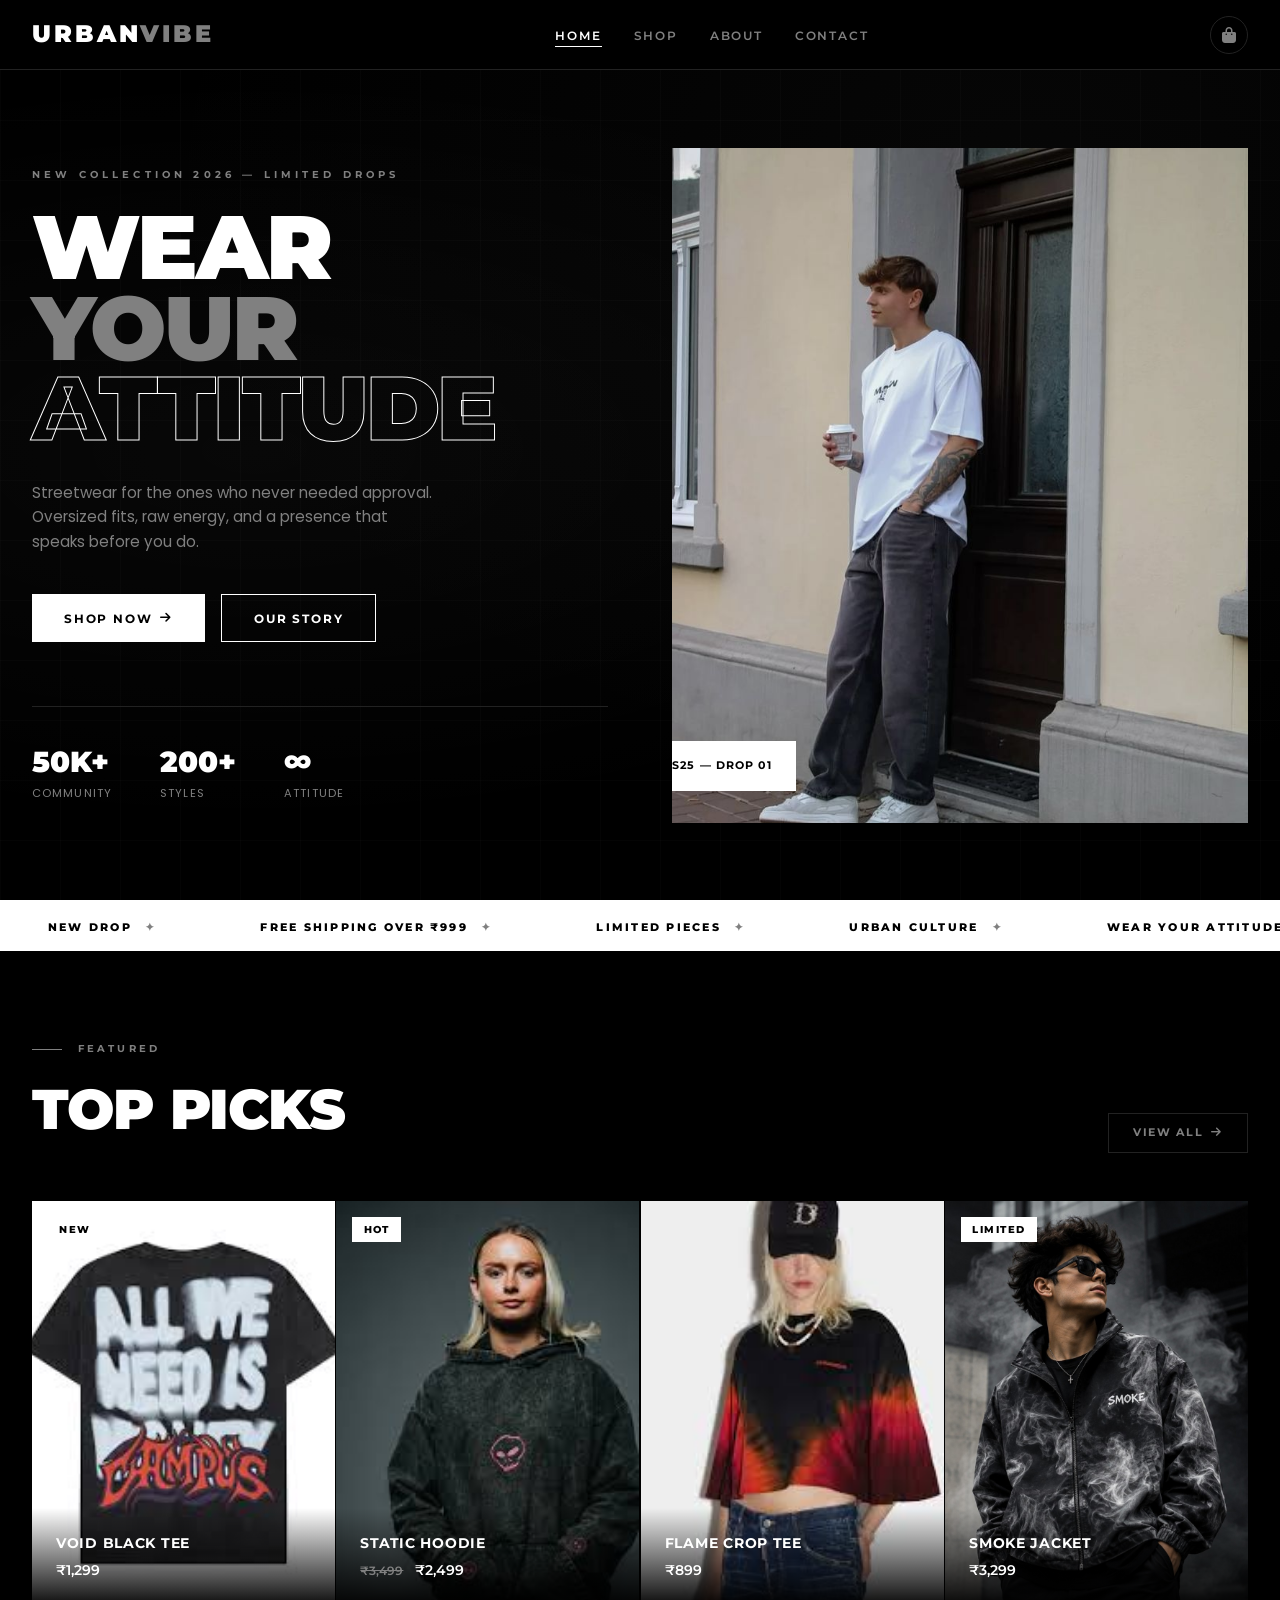
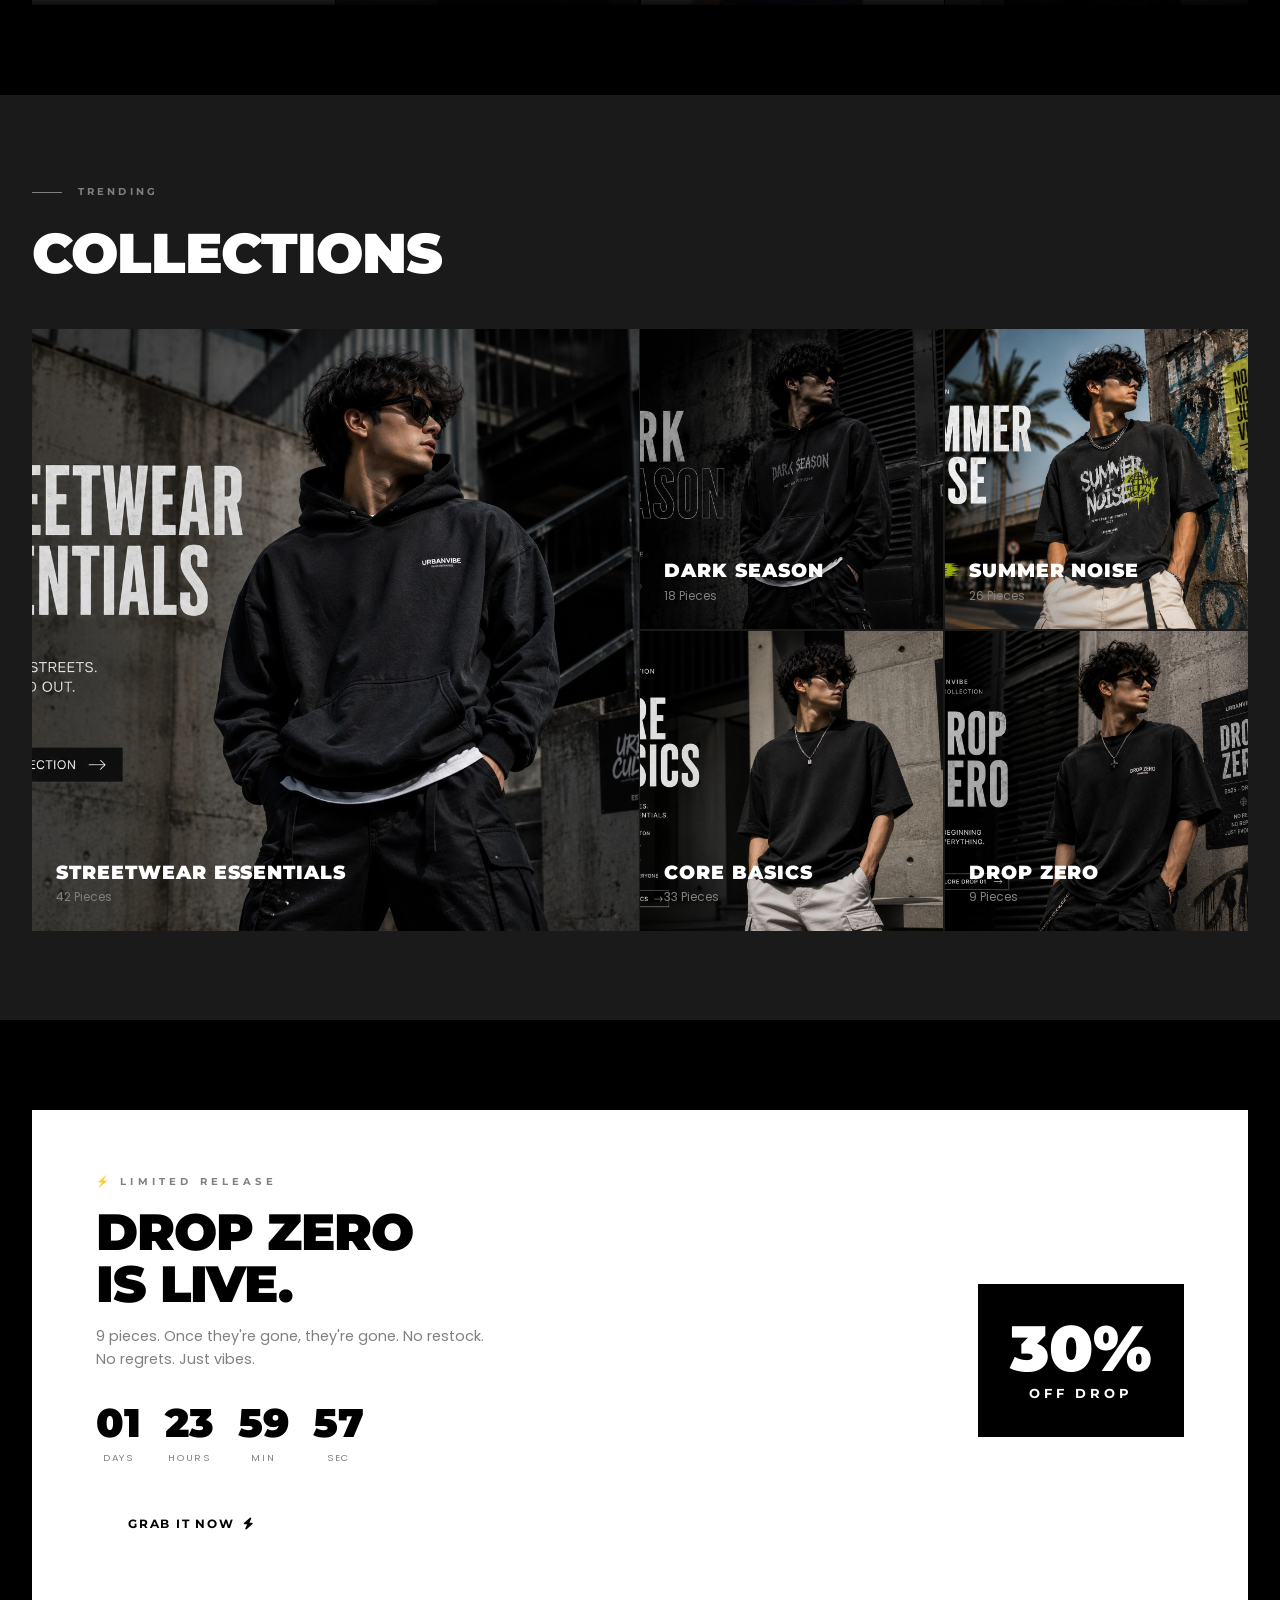
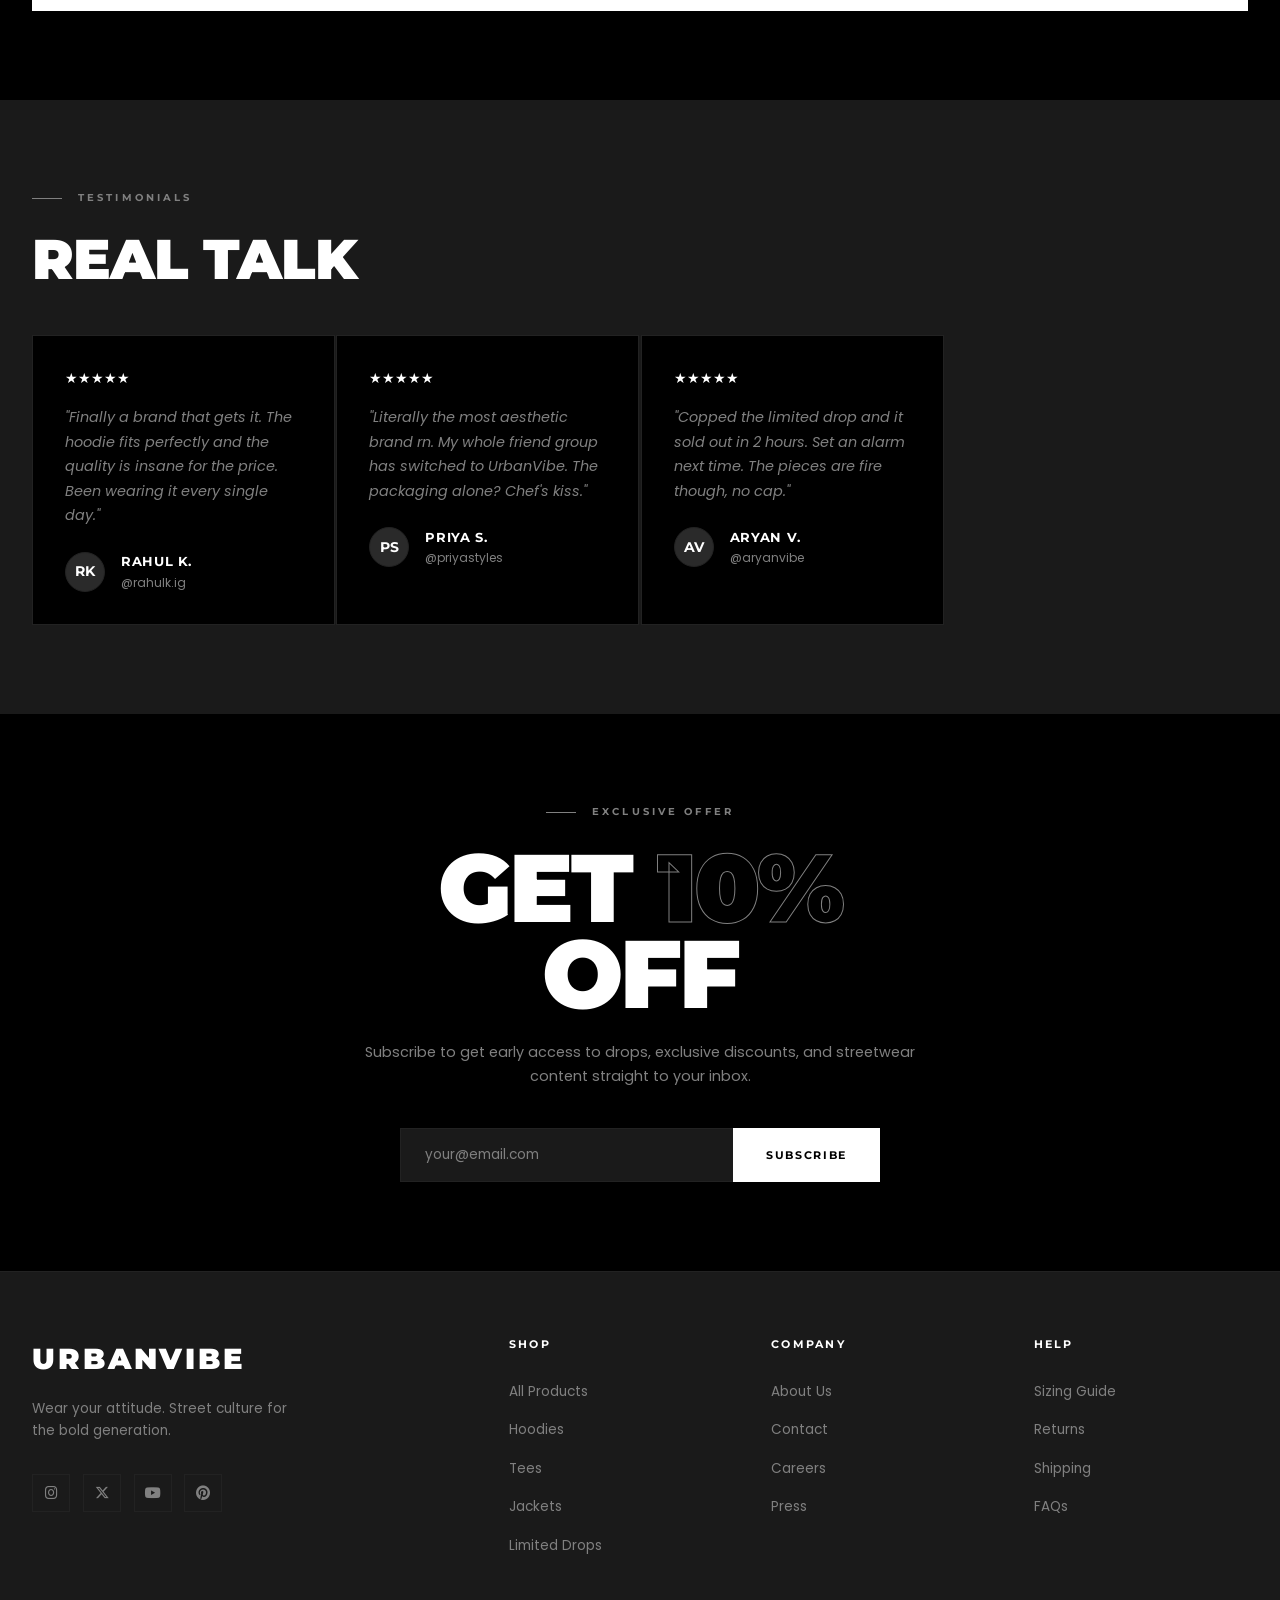
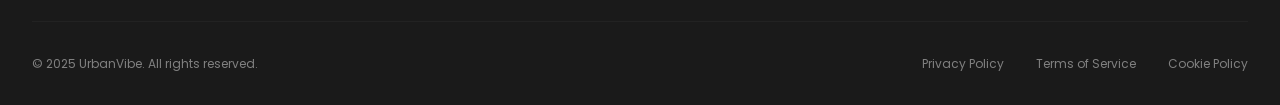
<file: urbanvibe/index.html>
<!DOCTYPE html>
<html lang="en">
<head>
  <meta name="google-site-verification" content="251duV6hJCGlpFXdQFcKEe-MqMDb0Ez8MfCVoisLwjo" />
  <meta charset="UTF-8" />
  <meta name="viewport" content="width=device-width, initial-scale=1.0" />
  <meta name="description" content="UrbanVibe – Bold streetwear for Gen Z. Shop the latest drops in hoodies, tees, and limited collections. Wear your attitude." />
  <meta name="keywords" content="streetwear, Gen Z fashion, Oversized fashion, korean fashion , affordable trendy outfit,Baggy cargo pants, college fashion, urban streetwear in India, clothing outlet in Delhi, affordable streetwear brands in India, best Gen Z fashion trends 2026, best streetwear outfits for college, streetwear essentials for men, streetwear fashion under 2000 college fashion, GenZ aesthetics, urban clothing, hoodies, tees, limited drops, UrbanVibe, Printed tshirts, " />
  <meta name="robots" content="index, follow" />
  <meta property="og:title" content="UrbanVibe | Trendy GenZ clothes and streetwear outfits" />
  <meta property="og:description" content="Discover oversized tees, hoodies, cargos, and aesthetic Gen Z streetwear styles at UrbanVibe." />
  <meta property="og:type" content="website" />
  <meta name="theme-color" content="#000000" />
  <title>UrbanVibe – Wear Your Attitude | Streetwear Brand</title>
  <link rel="shortcut icon" href="./logo.png" sizes="128x128" type="image/png">
  <link rel="canonical" href="https://seo-1-racr.onrender.com/" />
  <link rel="stylesheet" href="css/style.css" />
  <link rel="stylesheet" href="https://cdnjs.cloudflare.com/ajax/libs/font-awesome/6.5.0/css/all.min.css" />
  <style>
    /* ── Hero image ── */
    .hero-right {
      position: relative;
      height: 75vh;
      opacity: 0;
      animation: fadeIn 1s forwards 0.5s;
      overflow: hidden;
    }
    .hero-right img {
      width: 100%;
      height: 100%;
      object-fit: cover;
      object-position: top center;
      display: block;
      filter: grayscale(15%);
    }

    /* ── Product cards ── */
    .product-card {
      position: relative;
      overflow: hidden;
      background: var(--light-grey);
      aspect-ratio: 3/4;
      cursor: pointer;
    }
    .product-card img {
      width: 100%;
      height: 100%;
      object-fit: cover;
      object-position: top center;
      display: block;
      transition: transform 0.6s ease;
    }
    .product-card:hover img {
      transform: scale(1.05);
    }

    /* ── Collection cards ── */
    .collection-item {
      position: relative;
      overflow: hidden;
      cursor: pointer;
    }
    .collection-bg {
      width: 100%;
      height: 100%;
      transition: transform 0.6s ease;
    }
    .collection-bg img {
      width: 100%;
      height: 100%;
      object-fit: cover;
      object-position: center;
      display: block;
    }
    .collection-item:hover .collection-bg {
      transform: scale(1.05);
    }
    
 </style>

<!-- Google tag (gtag.js) -->
<script async src="https://www.googletagmanager.com/gtag/js?id=G-Z274BZ7RNH"></script>
<script>
  window.dataLayer = window.dataLayer || [];
  function gtag(){dataLayer.push(arguments);}
  gtag('js', new Date());

  gtag('config', 'G-Z274BZ7RNH');
</script>

</head>
<body>

<!-- NAVBAR -->
<nav class="navbar" role="navigation" aria-label="Main navigation">
  
  <a href="index.html" class="nav-logo" aria-label="UrbanVibe Home">Urban<span>Vibe</span></a>
  <ul class="nav-links" role="list">
    <li><a href="index.html" aria-current="page">Home</a></li>
    <li><a href="pages/shop.html">Shop</a></li>
    <li><a href="pages/about.html">About</a></li>
    <li><a href="pages/contact.html">Contact</a></li>
  </ul>
  <div class="nav-actions">
    <a href="pages/cart.html" class="nav-icon" aria-label="Shopping cart">
      <i class="fa-solid fa-bag-shopping"></i>
      <span class="cart-count" style="display:none">0</span>
    </a>
    <button class="hamburger" aria-label="Toggle menu" aria-expanded="false">
      <span></span><span></span><span></span>
    </button>
  </div>
</nav>

<!-- MOBILE MENU -->
<div class="mobile-menu" role="dialog" aria-label="Mobile navigation">
  <a href="index.html">Home</a>
  <a href="pages/shop.html">Shop</a>
  <a href="pages/about.html">About</a>
  <a href="pages/contact.html">Contact</a>
  <a href="pages/cart.html">Cart</a>
</div>

<!-- HERO -->
<main>
<section class="hero" aria-label="Hero section">
  <div class="hero-bg"></div>
  <div class="hero-grid-overlay"></div>
  <div class="hero-content">
    <div class="hero-left">
      <p class="hero-eyebrow">New Collection 2026 — Limited Drops</p>
      <h1 class="hero-title">
        Wear<br>
        <span class="line-grey">Your</span><br>
        <span class="line-outline">Attitude</span>
      </h1>
      <p class="hero-desc">Streetwear for the ones who never needed approval. Oversized fits, raw energy, and a presence that speaks before you do.</p>
      <div class="hero-actions">
        <a href="pages/shop.html" class="btn btn-primary">Shop Now <i class="fa-solid fa-arrow-right"></i></a>
        <a href="pages/about.html" class="btn btn-outline">Our Story</a>
      </div>
      <div class="hero-stats">
        <div>
          <div class="stat-num">50K+</div>
          <div class="stat-label">Community</div>
        </div>
        <div>
          <div class="stat-num">200+</div>
          <div class="stat-label">Styles</div>
        </div>
        <div>
          <div class="stat-num">∞</div>
          <div class="stat-label">Attitude</div>
        </div>
      </div>
    </div>

    <!-- HERO IMAGE -->
    <div class="hero-right">
      <img
        src="Heroimage.jpg"
        alt="Young man in black streetwear outfit — UrbanVibe SS25 hero look"
        loading="eager"
        fetchpriority="high"
      />
      <div class="hero-tag">SS25 — Drop 01</div>
    </div>
  </div>
</section>

<!-- TICKER -->
<div class="ticker" aria-hidden="true">
  <div class="ticker-inner">
    <span class="ticker-item">New Drop <span class="ticker-dot">✦</span></span>
    <span class="ticker-item">Free Shipping Over ₹999 <span class="ticker-dot">✦</span></span>
    <span class="ticker-item">Limited Pieces <span class="ticker-dot">✦</span></span>
    <span class="ticker-item">Urban Culture <span class="ticker-dot">✦</span></span>
    <span class="ticker-item">Wear Your Attitude <span class="ticker-dot">✦</span></span>
    <span class="ticker-item">SS25 Collection Live <span class="ticker-dot">✦</span></span>
    <span class="ticker-item">New Drop <span class="ticker-dot">✦</span></span>
    <span class="ticker-item">Free Shipping Over ₹999 <span class="ticker-dot">✦</span></span>
    <span class="ticker-item">Limited Pieces <span class="ticker-dot">✦</span></span>
    <span class="ticker-item">Urban Culture <span class="ticker-dot">✦</span></span>
    <span class="ticker-item">Wear Your Attitude <span class="ticker-dot">✦</span></span>
    <span class="ticker-item">SS25 Collection Live <span class="ticker-dot">✦</span></span>
  </div>
</div>

<!-- FEATURED PRODUCTS -->
<section class="featured" aria-labelledby="featured-heading">
  <div class="featured-header reveal">
    <div>
      <div class="section-label">Featured</div>
      <h2 class="section-title" id="featured-heading">Top Picks</h2>
    </div>
    <a href="pages/shop.html" class="btn btn-ghost">View All <i class="fa-solid fa-arrow-right"></i></a>
  </div>

  <div class="products-grid">

    <article class="product-card reveal" data-id="uv-001" data-price="1299" data-emoji="🖤">
      <img
        src="void.jpg"
        alt="Void Black Tee – UrbanVibe oversized black t-shirt"
        loading="lazy"
      />
      <div class="product-badge">New</div>
      <div class="product-info">
        <div class="product-name">Void Black Tee</div>
        <div class="product-price"><span class="sale">₹1,299</span></div>
      </div>
      <div class="product-overlay">
        <button class="product-add-btn" aria-label="Add Void Black Tee to cart">Add to Cart</button>
      </div>
    </article>

    <article class="product-card reveal reveal-delay-1" data-id="uv-002" data-price="2499" data-emoji="⚡">
      <img
        src="Statichoodie.jpg"
        alt="Static Hoodie – UrbanVibe premium streetwear hoodie"
        loading="lazy"
      />
      <div class="product-badge">Hot</div>
      <div class="product-info">
        <div class="product-name">Static Hoodie</div>
        <div class="product-price">
          <span class="original">₹3,499</span>
          <span class="sale">₹2,499</span>
        </div>
      </div>
      <div class="product-overlay">
        <button class="product-add-btn" aria-label="Add Static Hoodie to cart">Add to Cart</button>
      </div>
    </article>

    <article class="product-card reveal reveal-delay-2" data-id="uv-003" data-price="899" data-emoji="🔥">
      <img
        src="flametees.jpg"
        alt="Flame Crop Tee – UrbanVibe Gen Z crop top"
        loading="lazy"
      />
      <div class="product-info">
        <div class="product-name">Flame Crop Tee</div>
        <div class="product-price"><span class="sale">₹899</span></div>
      </div>
      <div class="product-overlay">
        <button class="product-add-btn" aria-label="Add Flame Crop Tee to cart">Add to Cart</button>
      </div>
    </article>

    <article class="product-card reveal reveal-delay-3" data-id="uv-004" data-price="3299" data-emoji="🌫️">
      <img
        src="smokejacket.jpg"
        alt="Smoke Jacket – UrbanVibe limited oversized jacket"
        loading="lazy"
      />
      <div class="product-badge">Limited</div>
      <div class="product-info">
        <div class="product-name">Smoke Jacket</div>
        <div class="product-price"><span class="sale">₹3,299</span></div>
      </div>
      <div class="product-overlay">
        <button class="product-add-btn" aria-label="Add Smoke Jacket to cart">Add to Cart</button>
      </div>
    </article>

  </div>
</section>

<!-- COLLECTIONS -->
<section class="collections" aria-labelledby="collections-heading">
  <div class="collections-inner">
    <div class="reveal">
      <div class="section-label">Trending</div>
      <h2 class="section-title" id="collections-heading">Collections</h2>
    </div>
    <div class="collections-grid">

      <article class="collection-item reveal" aria-label="Streetwear Essentials collection">
        <div class="collection-bg">
          <img
            src="essentials.jpg"
            alt="Streetwear Essentials collection"
            loading="lazy"
          />
        </div>
        <div class="collection-info">
          <div class="collection-name">Streetwear Essentials</div>
          <div class="collection-count">42 Pieces</div>
        </div>
      </article>

      <article class="collection-item reveal reveal-delay-1" aria-label="Dark Season collection">
        <div class="collection-bg">
          <img
            src="darkseaeson.jpg"
            alt="Dark Season collection"
            loading="lazy"
          />
        </div>
        <div class="collection-info">
          <div class="collection-name">Dark Season</div>
          <div class="collection-count">18 Pieces</div>
        </div>
      </article>

      <article class="collection-item reveal reveal-delay-2" aria-label="Summer Noise collection">
        <div class="collection-bg">
          <img
            src="summer basics.jpg"
            alt="Summer Noise collection"
            loading="lazy"
          />
        </div>
        <div class="collection-info">
          <div class="collection-name">Summer Noise</div>
          <div class="collection-count">26 Pieces</div>
        </div>
      </article>

      <article class="collection-item reveal reveal-delay-1" aria-label="Core Basics collection">
        <div class="collection-bg">
          <img
            src="corebasics.jpg"
            alt="Core Basics collection"
            loading="lazy"
          />
        </div>
        <div class="collection-info">
          <div class="collection-name">Core Basics</div>
          <div class="collection-count">33 Pieces</div>
        </div>
      </article>

      <article class="collection-item reveal reveal-delay-2" aria-label="Drop Zero collection">
        <div class="collection-bg">
          <img
            src="dropzero.jpg"
            alt="Drop Zero limited collection"
            loading="lazy"
          />
        </div>
        <div class="collection-info">
          <div class="collection-name">Drop Zero</div>
          <div class="collection-count">9 Pieces</div>
        </div>
      </article>

    </div>
  </div>
</section>

<!-- LIMITED DROPS BANNER -->
<section class="drops-banner" aria-labelledby="drops-heading">
  <div class="drops-inner reveal">
    <div>
      <div class="drops-label">⚡ Limited Release</div>
      <h2 class="drops-title" id="drops-heading">Drop Zero<br>Is Live.</h2>
      <p class="drops-desc">9 pieces. Once they're gone, they're gone. No restock. No regrets. Just vibes.</p>
      <div class="countdown" aria-label="Countdown timer">
        <div class="countdown-block">
          <span class="countdown-num" data-d>02</span>
          <span class="countdown-unit">Days</span>
        </div>
        <div class="countdown-block">
          <span class="countdown-num" data-h>14</span>
          <span class="countdown-unit">Hours</span>
        </div>
        <div class="countdown-block">
          <span class="countdown-num" data-m>32</span>
          <span class="countdown-unit">Min</span>
        </div>
        <div class="countdown-block">
          <span class="countdown-num" data-s>09</span>
          <span class="countdown-unit">Sec</span>
        </div>
      </div>
      <a href="pages/shop.html" class="btn btn-primary" style="margin-top:2rem">Grab It Now <i class="fa-solid fa-bolt"></i></a>
    </div>
    <div class="drops-badge" aria-label="30% off sale">
      <span class="drops-percent">30%</span>
      <span class="drops-off">Off Drop</span>
    </div>
  </div>
</section>

<!-- REVIEWS -->
<section class="reviews" aria-labelledby="reviews-heading">
  <div class="reviews-inner">
    <div class="reveal">
      <div class="section-label">Testimonials</div>
      <h2 class="section-title" id="reviews-heading">Real Talk</h2>
    </div>
    <div class="reviews-grid">

      <article class="review-card reveal">
        <div class="stars" aria-label="5 out of 5 stars">★★★★★</div>
        <p class="review-text">"Finally a brand that gets it. The hoodie fits perfectly and the quality is insane for the price. Been wearing it every single day."</p>
        <div class="reviewer">
          <div class="reviewer-avatar">RK</div>
          <div>
            <div class="reviewer-name">Rahul K.</div>
            <div class="reviewer-handle">@rahulk.ig</div>
          </div>
        </div>
      </article>

      <article class="review-card reveal reveal-delay-1">
        <div class="stars" aria-label="5 out of 5 stars">★★★★★</div>
        <p class="review-text">"Literally the most aesthetic brand rn. My whole friend group has switched to UrbanVibe. The packaging alone? Chef's kiss."</p>
        <div class="reviewer">
          <div class="reviewer-avatar">PS</div>
          <div>
            <div class="reviewer-name">Priya S.</div>
            <div class="reviewer-handle">@priyastyles</div>
          </div>
        </div>
      </article>

      <article class="review-card reveal reveal-delay-2">
        <div class="stars" aria-label="5 out of 5 stars">★★★★★</div>
        <p class="review-text">"Copped the limited drop and it sold out in 2 hours. Set an alarm next time. The pieces are fire though, no cap."</p>
        <div class="reviewer">
          <div class="reviewer-avatar">AV</div>
          <div>
            <div class="reviewer-name">Aryan V.</div>
            <div class="reviewer-handle">@aryanvibe</div>
          </div>
        </div>
      </article>

    </div>
  </div>
</section>

<!-- EMAIL SIGNUP -->
<section class="email-signup" aria-labelledby="signup-heading">
  <div class="signup-inner reveal">
    <div class="section-label" style="justify-content:center">Exclusive Offer</div>
    <h2 class="signup-offer" id="signup-heading">Get <span class="off">10%</span> Off</h2>
    <p class="signup-desc">Subscribe to get early access to drops, exclusive discounts, and streetwear content straight to your inbox.</p>
    <form class="signup-form" novalidate aria-label="Email subscription form">
      <input type="email" class="signup-input" placeholder="your@email.com" aria-label="Email address" required />
      <button type="submit" class="signup-btn">Subscribe</button>
    </form>
  </div>
</section>
</main>

<!-- FOOTER -->
<footer role="contentinfo">
  <div class="footer-inner">
    <div class="footer-top">
      <div>
        <div class="footer-brand-name">UrbanVibe</div>
        <p class="footer-tagline">Wear your attitude. Street culture for the bold generation.</p>
        <div class="social-links" aria-label="Social media links">
          <a href="#" class="social-link" aria-label="Instagram"><i class="fa-brands fa-instagram"></i></a>
          <a href="#" class="social-link" aria-label="Twitter/X"><i class="fa-brands fa-x-twitter"></i></a>
          <a href="#" class="social-link" aria-label="YouTube"><i class="fa-brands fa-youtube"></i></a>
          <a href="#" class="social-link" aria-label="Pinterest"><i class="fa-brands fa-pinterest"></i></a>
        </div>
      </div>
      <div>
        <div class="footer-heading">Shop</div>
        <ul class="footer-links">
          <li><a href="pages/shop.html">All Products</a></li>
          <li><a href="pages/shop.html">Hoodies</a></li>
          <li><a href="pages/shop.html">Tees</a></li>
          <li><a href="pages/shop.html">Jackets</a></li>
          <li><a href="pages/shop.html">Limited Drops</a></li>
        </ul>
      </div>
      <div>
        <div class="footer-heading">Company</div>
        <ul class="footer-links">
          <li><a href="pages/about.html">About Us</a></li>
          <li><a href="pages/contact.html">Contact</a></li>
          <li><a href="#">Careers</a></li>
          <li><a href="#">Press</a></li>
        </ul>
      </div>
      <div>
        <div class="footer-heading">Help</div>
        <ul class="footer-links">
          <li><a href="#">Sizing Guide</a></li>
          <li><a href="#">Returns</a></li>
          <li><a href="#">Shipping</a></li>
          <li><a href="#">FAQs</a></li>
        </ul>
      </div>
    </div>
    <div class="footer-bottom">
      <span class="footer-copy">© 2025 UrbanVibe. All rights reserved.</span>
      <nav class="footer-legal" aria-label="Legal links">
        <a href="#">Privacy Policy</a>
        <a href="#">Terms of Service</a>
        <a href="#">Cookie Policy</a>
      </nav>
    </div>
  </div>
</footer>

<script src="js/main.js"></script>

</body>
</html>
</file>
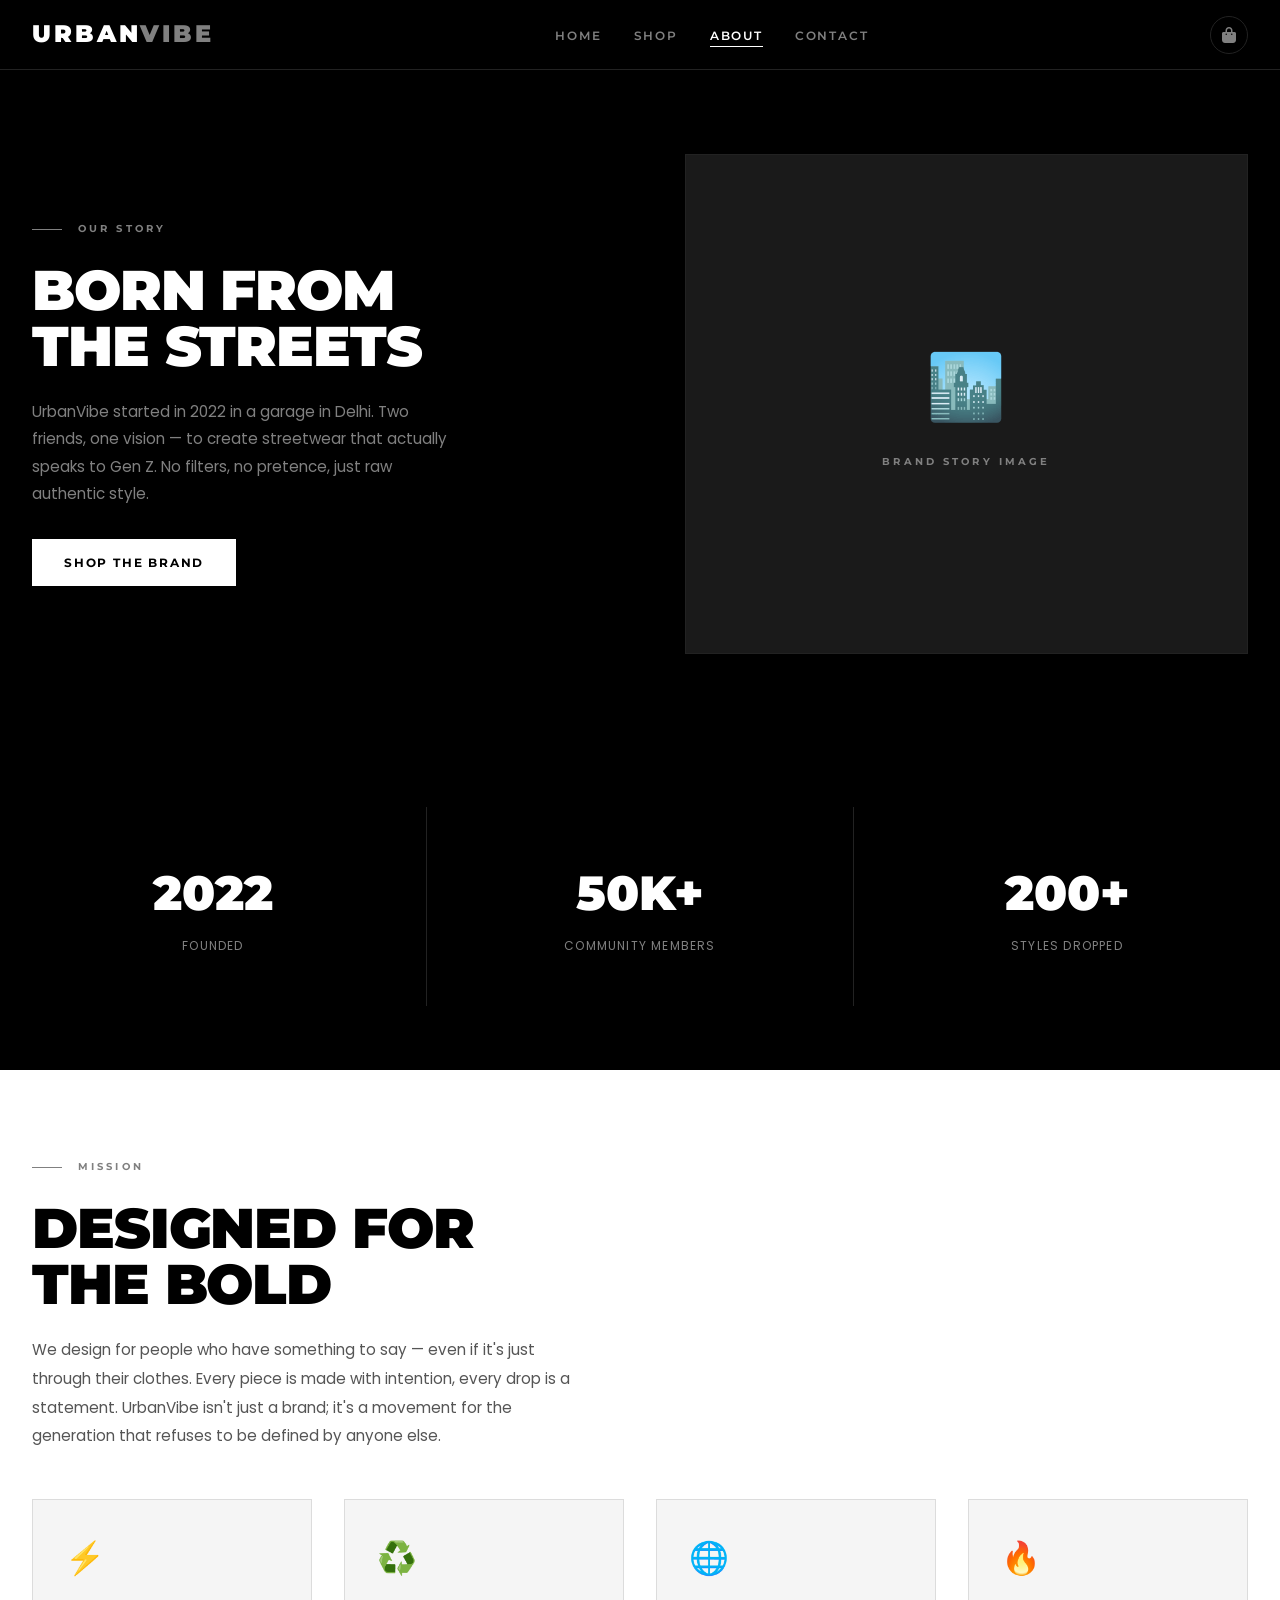
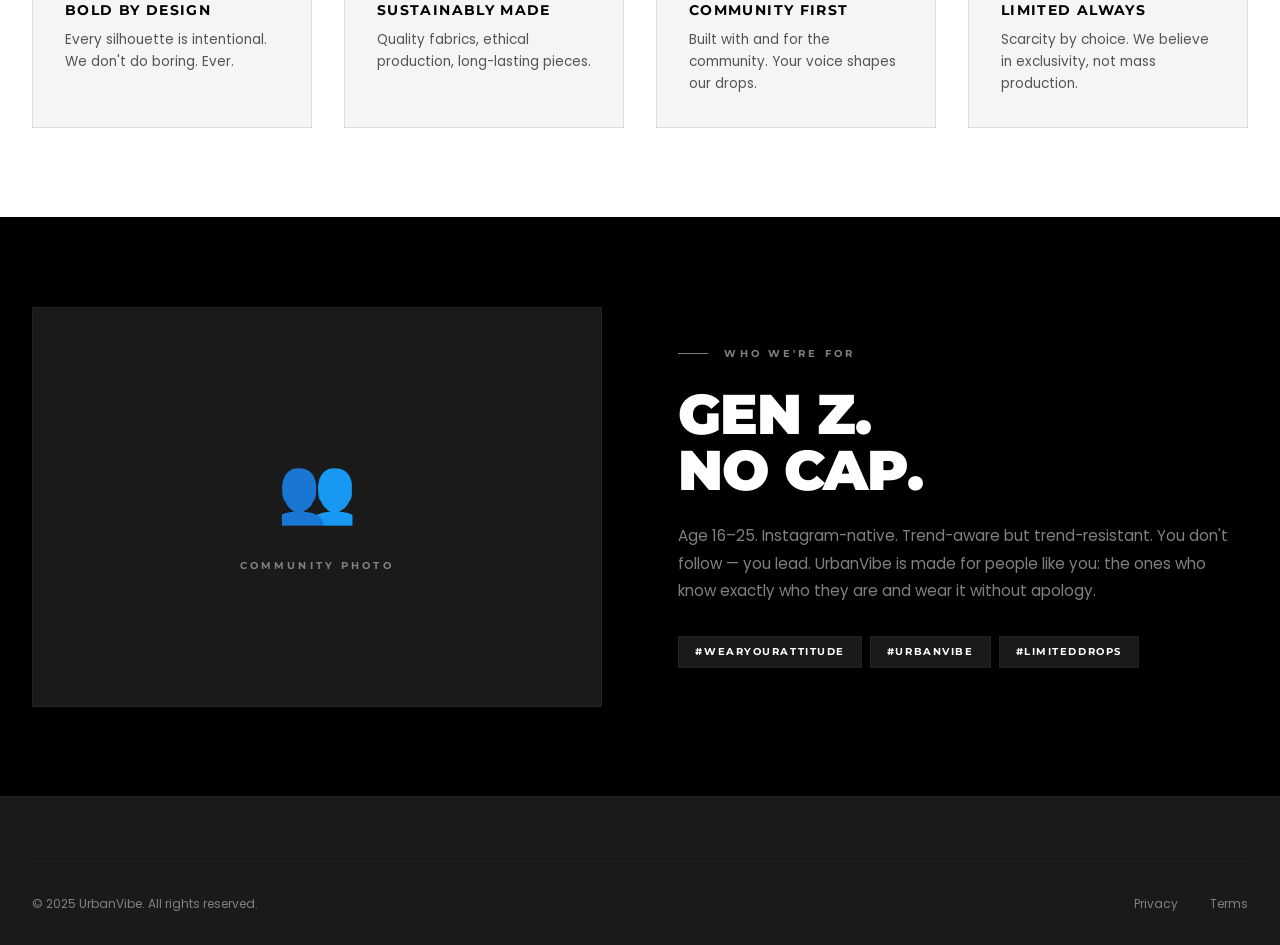
<file: urbanvibe/pages/about.html>
<!DOCTYPE html>
<html lang="en">
<head>
  <meta charset="UTF-8" />
  <meta name="viewport" content="width=device-width, initial-scale=1.0" />
  <meta name="description" content="About UrbanVibe – A Gen Z streetwear brand born from the streets of India. Our story, mission, and values." />
  <meta name="keywords" content="about UrbanVibe, Gen Z brand India, streetwear brand story, urban fashion mission" />
  <meta name="robots" content="index, follow" />
  <meta property="og:title" content="About Us – UrbanVibe" />
  <title>About Us – UrbanVibe | Our Story & Mission</title>
  <link rel="shortcut icon" href="../logo.png" type="image/png">
  <link rel="canonical" href="https://seo-1-racr.onrender.com/pages/about.html" />
  <link rel="stylesheet" href="../css/style.css" />
  <link rel="stylesheet" href="https://cdnjs.cloudflare.com/ajax/libs/font-awesome/6.5.0/css/all.min.css" />

  <style>
    /* ── Gen Z two-column section ── */
    .genz-grid {
      display: grid;
      grid-template-columns: 1fr 1fr;
      gap: clamp(2rem, 6vw, 6rem);
      align-items: center;
    }

    .genz-section {
      padding: clamp(3rem, 7vw, 6rem) clamp(1rem, 4vw, 2rem);
      max-width: 1400px;
      margin: 0 auto;
    }

    /* ── Image placeholder blocks ── */
    .img-placeholder {
      background: var(--light-grey);
      border: 1px solid var(--border);
      display: flex;
      align-items: center;
      justify-content: center;
      flex-direction: column;
      gap: 1rem;
    }

    .img-placeholder-icon {
      font-size: 4rem;
    }

    .img-placeholder-label {
      font-family: 'Montserrat', sans-serif;
      font-weight: 700;
      font-size: 0.65rem;
      letter-spacing: 0.3em;
      color: var(--grey);
      text-transform: uppercase;
    }

    /* ── Hashtag tags ── */
    .tag-list {
      display: flex;
      flex-wrap: wrap;
      gap: 0.5rem;
      margin-top: 2rem;
    }

    .tag {
      background: var(--light-grey);
      border: 1px solid var(--border);
      padding: 0.4rem 1rem;
      font-family: 'Montserrat', sans-serif;
      font-weight: 700;
      font-size: 0.65rem;
      letter-spacing: 0.15em;
      text-transform: uppercase;
      color: var(--white);
    }

    /* ── About hero description ── */
    .about-hero-desc {
      color: var(--grey);
      font-size: 0.95rem;
      margin-top: 1.5rem;
      max-width: 420px;
      line-height: 1.8;
    }

    /* ── Responsive ── */
    @media (max-width: 768px) {
      .genz-grid {
        grid-template-columns: 1fr;
      }

      /* Image goes below text on mobile */
      .genz-img-col {
        order: 1;
      }

      .genz-text-col {
        order: 0;
      }

      /* Shorter placeholder images on mobile */
      .genz-img-placeholder {
        height: 260px !important;
      }

      .about-hero-img-placeholder {
        height: 300px !important;
      }
    }

    @media (max-width: 480px) {
      .tag-list {
        gap: 0.4rem;
      }

      .tag {
        font-size: 0.6rem;
        padding: 0.35rem 0.75rem;
      }
    }
  </style>
</head>
<body>

<nav class="navbar" role="navigation" aria-label="Main navigation">
  <a href="../index.html" class="nav-logo">Urban<span>Vibe</span></a>
  <ul class="nav-links">
    <li><a href="../index.html">Home</a></li>
    <li><a href="shop.html">Shop</a></li>
    <li><a href="about.html" class="active">About</a></li>
    <li><a href="contact.html">Contact</a></li>
  </ul>
  <div class="nav-actions">
    <a href="cart.html" class="nav-icon" aria-label="Cart">
      <i class="fa-solid fa-bag-shopping"></i>
      <span class="cart-count" style="display:none">0</span>
    </a>
    <button class="hamburger" aria-label="Toggle menu"><span></span><span></span><span></span></button>
  </div>
</nav>

<div class="mobile-menu">
  <a href="../index.html">Home</a>
  <a href="shop.html">Shop</a>
  <a href="about.html">About</a>
  <a href="contact.html">Contact</a>
  <a href="cart.html">Cart</a>
</div>

<main>

  <!-- ABOUT HERO -->
  <!-- about-hero class already has grid-template-columns:1fr 1fr + responsive collapse in style.css -->
  <section class="about-hero" aria-labelledby="about-title">
    <div class="reveal">
      <div class="section-label">Our Story</div>
      <h1 class="section-title" id="about-title">Born From<br>The Streets</h1>
      <p class="about-hero-desc">
        UrbanVibe started in 2022 in a garage in Delhi. Two friends, one vision — to create streetwear
        that actually speaks to Gen Z. No filters, no pretence, just raw authentic style.
      </p>
      <a href="shop.html" class="btn btn-primary" style="margin-top:2rem">Shop the Brand</a>
    </div>
    <div class="reveal">
      <div class="img-placeholder about-hero-img-placeholder" style="height:500px;">
        <div class="img-placeholder-icon">🏙️</div>
        <div class="img-placeholder-label">Brand Story Image</div>
      </div>
    </div>
  </section>

  <!-- STATS -->
  <div class="about-stats-row" role="region" aria-label="Brand statistics">
    <div class="about-stat reveal">
      <span class="about-stat-num">2022</span>
      <span class="about-stat-label">Founded</span>
    </div>
    <div class="about-stat reveal reveal-delay-1">
      <span class="about-stat-num">50K+</span>
      <span class="about-stat-label">Community Members</span>
    </div>
    <div class="about-stat reveal reveal-delay-2">
      <span class="about-stat-num">200+</span>
      <span class="about-stat-label">Styles Dropped</span>
    </div>
  </div>

  <!-- MISSION -->
  <section class="about-mission" aria-labelledby="mission-title">
    <div class="about-mission-inner">
      <div class="reveal">
        <div class="section-label" style="color:var(--grey);">Mission</div>
        <h2 class="section-title" id="mission-title" style="color:var(--black);">Designed For<br>The Bold</h2>
        <p style="color:#555;max-width:550px;margin-top:1.5rem;font-size:0.95rem;line-height:1.9;">
          We design for people who have something to say — even if it's just through their clothes.
          Every piece is made with intention, every drop is a statement. UrbanVibe isn't just a brand;
          it's a movement for the generation that refuses to be defined by anyone else.
        </p>
      </div>
      <div class="about-values">
        <div class="value-card reveal">
          <div class="value-icon">⚡</div>
          <div class="value-title">Bold by Design</div>
          <p class="value-desc">Every silhouette is intentional. We don't do boring. Ever.</p>
        </div>
        <div class="value-card reveal reveal-delay-1">
          <div class="value-icon">♻️</div>
          <div class="value-title">Sustainably Made</div>
          <p class="value-desc">Quality fabrics, ethical production, long-lasting pieces.</p>
        </div>
        <div class="value-card reveal reveal-delay-2">
          <div class="value-icon">🌐</div>
          <div class="value-title">Community First</div>
          <p class="value-desc">Built with and for the community. Your voice shapes our drops.</p>
        </div>
        <div class="value-card reveal reveal-delay-3">
          <div class="value-icon">🔥</div>
          <div class="value-title">Limited Always</div>
          <p class="value-desc">Scarcity by choice. We believe in exclusivity, not mass production.</p>
        </div>
      </div>
    </div>
  </section>

  <!-- GEN Z SECTION -->
  <!-- ✅ Inline style="display:grid;grid-template-columns:1fr 1fr" replaced with .genz-grid class -->
  <section class="genz-section" aria-labelledby="genz-title">
    <div class="genz-grid">

      <div class="reveal genz-img-col">
        <div class="img-placeholder genz-img-placeholder" style="height:400px;">
          <div class="img-placeholder-icon">👥</div>
          <div class="img-placeholder-label">Community Photo</div>
        </div>
      </div>

      <div class="reveal genz-text-col">
        <div class="section-label">Who We're For</div>
        <h2 class="section-title" id="genz-title">Gen Z.<br>No Cap.</h2>
        <p class="about-hero-desc" style="max-width:100%;">
          Age 16–25. Instagram-native. Trend-aware but trend-resistant. You don't follow — you lead.
          UrbanVibe is made for people like you: the ones who know exactly who they are and wear it
          without apology.
        </p>
        <div class="tag-list">
          <span class="tag">#WearYourAttitude</span>
          <span class="tag">#UrbanVibe</span>
          <span class="tag">#LimitedDrops</span>
        </div>
      </div>

    </div>
  </section>

</main>

<footer role="contentinfo">
  <div class="footer-inner">
    <div class="footer-bottom">
      <span class="footer-copy">© 2025 UrbanVibe. All rights reserved.</span>
      <nav class="footer-legal"><a href="#">Privacy</a><a href="#">Terms</a></nav>
    </div>
  </div>
</footer>

<script src="../js/main.js"></script>
</body>
</html>
</file>
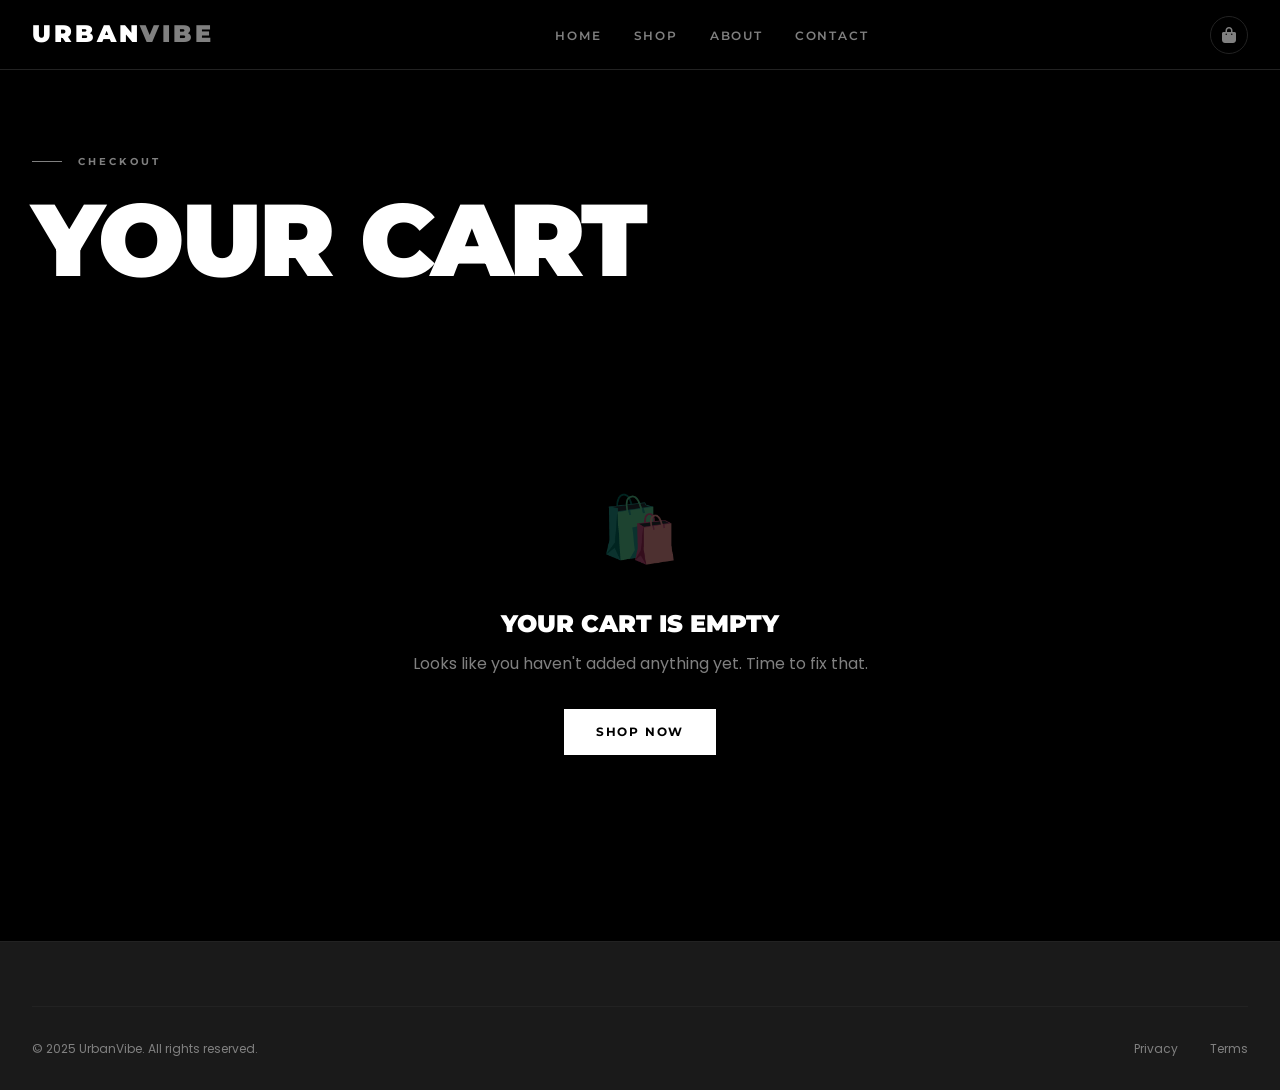
<file: urbanvibe/pages/cart.html>
<!DOCTYPE html>
<html lang="en">
<head>
  <meta charset="UTF-8" />
  <meta name="viewport" content="width=device-width, initial-scale=1.0" />
  <meta name="description" content="UrbanVibe shopping cart and checkout. Review your items, apply discount codes, and complete your order." />
  <meta name="robots" content="noindex, nofollow" />
  <title>Cart & Checkout – UrbanVibe</title>
  <link rel="shortcut icon" href="../logo.png" type="image/png">
  <link rel="stylesheet" href="../css/style.css" />
  <link rel="stylesheet" href="https://cdnjs.cloudflare.com/ajax/libs/font-awesome/6.5.0/css/all.min.css" />

  <style>
    /* ── Checkout two-column layout ── */
    .checkout-grid {
      display: grid;
      grid-template-columns: 1fr 420px;
      gap: 3rem;
      margin-top: 3rem;
    }

    /* Name row & city/pin row inside the form */
    .form-row-2 {
      display: grid;
      grid-template-columns: 1fr 1fr;
      gap: 1rem;
    }

    /* Cart items + quick-summary grid (reuses cart-layout) */
    /* cart-layout already defined in style.css — we only fix the mobile collapse */

    /* ── Responsive ── */
    @media (max-width: 900px) {
      .checkout-grid {
        grid-template-columns: 1fr;
      }

      /* Summary moves above the form on mobile */
      .checkout-summary-col {
        order: -1;
      }

      /* Un-stick the summary so it doesn't float weirdly */
      .checkout-grid .order-summary {
        position: static;
      }
    }

    @media (max-width: 600px) {
      .form-row-2 {
        grid-template-columns: 1fr;
      }

      /* cart-layout (items + quick summary) stacks too */
      .cart-layout {
        grid-template-columns: 1fr !important;
      }

      #checkout-section {
        padding-left: 1rem !important;
        padding-right: 1rem !important;
      }
    }

    /* Prevent the order-summary panel ever overflowing */
    .order-summary {
      min-width: 0;
      overflow: hidden;
    }

    /* Truncate long product names in summary rows */
    .summary-row span:first-child {
      overflow: hidden;
      text-overflow: ellipsis;
      white-space: nowrap;
      max-width: 60%;
    }

    /* Cart items header */
    .cart-items-header {
      display: flex;
      align-items: center;
      justify-content: space-between;
      margin-bottom: 1.5rem;
      padding-bottom: 1rem;
      border-bottom: 1px solid var(--border);
    }

    .cart-items-header span {
      font-family: 'Montserrat', sans-serif;
      font-weight: 700;
      font-size: 0.65rem;
      letter-spacing: 0.2em;
      text-transform: uppercase;
      color: var(--grey);
    }

    .cart-clear-btn {
      font-size: 0.75rem;
      color: var(--grey);
      font-family: 'Montserrat', sans-serif;
      font-weight: 600;
      background: none;
      border: none;
      cursor: pointer;
      letter-spacing: 0.1em;
      text-transform: uppercase;
      transition: color 0.15s ease;
    }

    .cart-clear-btn:hover { color: var(--white); }

    /* Payment method section */
    .payment-label {
      font-family: 'Montserrat', sans-serif;
      font-weight: 700;
      font-size: 0.65rem;
      letter-spacing: 0.2em;
      text-transform: uppercase;
      color: var(--grey);
      margin-bottom: 1rem;
      margin-top: 1rem;
      display: block;
    }

    .payment-options {
      display: flex;
      flex-direction: column;
      gap: 0.8rem;
    }

    .payment-option {
      display: flex;
      gap: 0.8rem;
      align-items: center;
      cursor: pointer;
      font-size: 0.85rem;
      color: var(--grey);
    }

    .shipping-title {
      font-family: 'Montserrat', sans-serif;
      font-weight: 700;
      font-size: 0.65rem;
      letter-spacing: 0.2em;
      text-transform: uppercase;
      color: var(--grey);
      margin-bottom: 2rem;
    }
  </style>
</head>
<body>

<nav class="navbar" role="navigation" aria-label="Main navigation">
  <a href="../index.html" class="nav-logo">Urban<span>Vibe</span></a>
  <ul class="nav-links">
    <li><a href="../index.html">Home</a></li>
    <li><a href="shop.html">Shop</a></li>
    <li><a href="about.html">About</a></li>
    <li><a href="contact.html">Contact</a></li>
  </ul>
  <div class="nav-actions">
    <a href="cart.html" class="nav-icon" aria-label="Cart">
      <i class="fa-solid fa-bag-shopping"></i>
      <span class="cart-count" style="display:none">0</span>
    </a>
    <button class="hamburger" aria-label="Toggle menu"><span></span><span></span><span></span></button>
  </div>
</nav>

<div class="mobile-menu">
  <a href="../index.html">Home</a>
  <a href="shop.html">Shop</a>
  <a href="about.html">About</a>
  <a href="contact.html">Contact</a>
  <a href="cart.html">Cart</a>
</div>

<main>
  <section class="page-hero" aria-labelledby="cart-title">
    <div class="section-label">Checkout</div>
    <h1 class="page-hero-title" id="cart-title">Your Cart</h1>
  </section>

  <!-- Cart items grid — injected by JS -->
  <div class="cart-layout" id="cart-layout"></div>

  <!-- CHECKOUT FORM — hidden until cart has items -->
  <div id="checkout-section" style="display:none; max-width:1400px; margin:0 auto; padding:0 2rem 6rem;">

    <!-- ✅ No more inline grid here — uses .checkout-grid class instead -->
    <div class="checkout-grid">

      <!-- LEFT: Shipping form -->
      <section aria-labelledby="shipping-title">
        <h2 class="shipping-title" id="shipping-title">Shipping Info</h2>
        <form class="contact-form" id="checkoutForm" novalidate aria-label="Checkout form">

          <!-- ✅ No more inline grid — uses .form-row-2 class -->
          <div class="form-row-2">
            <div class="form-group">
              <label class="form-label" for="cfname">First Name</label>
              <input class="form-input" type="text" id="cfname" placeholder="First name" required />
            </div>
            <div class="form-group">
              <label class="form-label" for="clname">Last Name</label>
              <input class="form-input" type="text" id="clname" placeholder="Last name" required />
            </div>
          </div>

          <div class="form-group">
            <label class="form-label" for="cemail">Email</label>
            <input class="form-input" type="email" id="cemail" placeholder="your@email.com" required />
          </div>

          <div class="form-group">
            <label class="form-label" for="cphone">Phone</label>
            <input class="form-input" type="tel" id="cphone" placeholder="+91 XXXXX XXXXX" required />
          </div>

          <div class="form-group">
            <label class="form-label" for="caddress">Address</label>
            <input class="form-input" type="text" id="caddress" placeholder="Street address" required />
          </div>

          <div class="form-row-2">
            <div class="form-group">
              <label class="form-label" for="ccity">City</label>
              <input class="form-input" type="text" id="ccity" placeholder="City" required />
            </div>
            <div class="form-group">
              <label class="form-label" for="cpin">PIN Code</label>
              <input class="form-input" type="text" id="cpin" placeholder="110001" required />
            </div>
          </div>

          <div class="form-group">
            <label class="form-label" for="cstate">State</label>
            <select class="form-input form-select" id="cstate">
              <option>Delhi</option>
              <option>Maharashtra</option>
              <option>Karnataka</option>
              <option>Uttar Pradesh</option>
              <option>Tamil Nadu</option>
              <option>Other</option>
            </select>
          </div>

          <span class="payment-label">Payment Method</span>
          <div class="payment-options">
            <label class="payment-option">
              <input type="radio" name="payment" value="upi" checked style="accent-color:var(--white);" />
              UPI / PhonePe / GPay
            </label>
            <label class="payment-option">
              <input type="radio" name="payment" value="card" style="accent-color:var(--white);" />
              Credit / Debit Card
            </label>
            <label class="payment-option">
              <input type="radio" name="payment" value="cod" style="accent-color:var(--white);" />
              Cash on Delivery
            </label>
          </div>

          <button type="submit" class="btn btn-primary" style="width:100%; justify-content:center; margin-top:1.5rem;">
            Place Order <i class="fa-solid fa-check"></i>
          </button>
        </form>
      </section>

      <!-- RIGHT: Order summary — moves above form on mobile via order:-1 -->
      <div class="checkout-summary-col">
        <div class="order-summary" aria-label="Order summary">
          <div class="summary-title">Order Summary</div>
          <div id="summary-items"></div>
          <div class="coupon-input">
            <input class="coupon-field" type="text" id="couponField" placeholder="Coupon code" aria-label="Discount coupon" />
            <button class="coupon-apply" onclick="applyCoupon()">Apply</button>
          </div>
          <div class="summary-row"><span>Subtotal</span><span id="s-subtotal">₹0</span></div>
          <div class="summary-row" id="s-discount-row" style="display:none; color:var(--grey);"><span>Discount</span><span id="s-discount">-₹0</span></div>
          <div class="summary-row"><span>Shipping</span><span id="s-shipping">FREE</span></div>
          <div class="summary-row total"><span>Total</span><span id="s-total">₹0</span></div>
        </div>
      </div>

    </div><!-- /.checkout-grid -->
  </div><!-- /#checkout-section -->
</main>

<footer role="contentinfo">
  <div class="footer-inner">
    <div class="footer-bottom">
      <span class="footer-copy">© 2025 UrbanVibe. All rights reserved.</span>
      <nav class="footer-legal"><a href="#">Privacy</a><a href="#">Terms</a></nav>
    </div>
  </div>
</footer>

<script src="../js/main.js"></script>
<script>
let discount = 0;

function renderCart() {
  const layout = document.getElementById('cart-layout');
  const checkoutSection = document.getElementById('checkout-section');

  if (cart.length === 0) {
    layout.innerHTML = `
      <div class="empty-cart">
        <div class="empty-cart-icon">🛍️</div>
        <div class="empty-cart-title">Your cart is empty</div>
        <p class="empty-cart-desc">Looks like you haven't added anything yet. Time to fix that.</p>
        <a href="shop.html" class="btn btn-primary">Shop Now</a>
      </div>`;
    checkoutSection.style.display = 'none';
    return;
  }

  checkoutSection.style.display = '';

  let itemsHTML = '';
  let subtotal = 0;

  cart.forEach(item => {
    subtotal += item.price * item.qty;
    itemsHTML += `
      <article class="cart-item" aria-label="${item.name} cart item">
        <div class="cart-item-img" aria-hidden="true">${item.emoji}</div>
        <div>
          <div class="cart-item-name">${item.name}</div>
          <div class="cart-item-meta">Size: M &nbsp;·&nbsp; Black</div>
          <div class="qty-control" role="group" aria-label="Quantity control">
            <button class="qty-btn" onclick="changeQty('${item.id}',-1)" aria-label="Decrease quantity">−</button>
            <div class="qty-val" aria-live="polite">${item.qty}</div>
            <button class="qty-btn" onclick="changeQty('${item.id}',1)" aria-label="Increase quantity">+</button>
          </div>
          <button class="cart-remove" onclick="removeItem('${item.id}')" aria-label="Remove ${item.name}">Remove</button>
        </div>
        <div class="cart-item-price">₹${(item.price * item.qty).toLocaleString('en-IN')}</div>
      </article>`;
  });

  layout.innerHTML = `
    <div>
      <div class="cart-items-header">
        <span>Your Items (${cart.length})</span>
        <button class="cart-clear-btn" onclick="clearCart()">Clear All</button>
      </div>
      ${itemsHTML}
    </div>
    <div>
      <div class="order-summary" aria-label="Quick order summary">
        <div class="summary-title">Quick Summary</div>
        <div class="summary-row"><span>Subtotal</span><span>₹${subtotal.toLocaleString('en-IN')}</span></div>
        <div class="summary-row"><span>Shipping</span><span>${subtotal >= 999 ? 'FREE' : '₹99'}</span></div>
        <div class="summary-row total"><span>Total</span><span>₹${(subtotal + (subtotal >= 999 ? 0 : 99)).toLocaleString('en-IN')}</span></div>
        <a href="#checkout-section" onclick="smoothScroll()" class="btn btn-primary" style="width:100%;justify-content:center;margin-top:1.5rem;">Proceed to Checkout</a>
        <a href="shop.html" class="btn btn-ghost" style="width:100%;justify-content:center;margin-top:0.8rem;">Continue Shopping</a>
      </div>
    </div>`;

  updateCheckoutSummary(subtotal);
}

function smoothScroll() {
  document.getElementById('checkout-section').scrollIntoView({ behavior: 'smooth' });
}

function updateCheckoutSummary(subtotal) {
  const shipping = subtotal >= 999 ? 0 : 99;
  const total = subtotal - discount + shipping;
  document.getElementById('s-subtotal').textContent = `₹${subtotal.toLocaleString('en-IN')}`;
  document.getElementById('s-shipping').textContent = shipping === 0 ? 'FREE' : '₹99';
  document.getElementById('s-total').textContent = `₹${total.toLocaleString('en-IN')}`;

  let summaryItems = '';
  cart.forEach(item => {
    summaryItems += `
      <div class="summary-row" style="font-size:0.8rem;color:var(--grey);">
        <span>${item.name} × ${item.qty}</span>
        <span>₹${(item.price * item.qty).toLocaleString('en-IN')}</span>
      </div>`;
  });
  document.getElementById('summary-items').innerHTML = summaryItems;
}

function changeQty(id, delta) {
  const item = cart.find(i => i.id === id);
  if (!item) return;
  item.qty += delta;
  if (item.qty <= 0) cart = cart.filter(i => i.id !== id);
  localStorage.setItem('uv_cart', JSON.stringify(cart));
  updateCartCount();
  renderCart();
}

function removeItem(id) {
  cart = cart.filter(i => i.id !== id);
  localStorage.setItem('uv_cart', JSON.stringify(cart));
  updateCartCount();
  renderCart();
  showToast('Item removed');
}

function clearCart() {
  cart = [];
  localStorage.setItem('uv_cart', JSON.stringify(cart));
  updateCartCount();
  renderCart();
}

function applyCoupon() {
  const code = document.getElementById('couponField').value.trim().toUpperCase();
  if (code === 'VIBE10') {
    const subtotal = cart.reduce((s, i) => s + i.price * i.qty, 0);
    discount = Math.floor(subtotal * 0.1);
    document.getElementById('s-discount-row').style.display = 'flex';
    document.getElementById('s-discount').textContent = `-₹${discount.toLocaleString('en-IN')}`;
    updateCheckoutSummary(subtotal);
    showToast('10% discount applied!');
  } else {
    showToast('Invalid coupon code');
  }
}

document.addEventListener('DOMContentLoaded', () => {
  renderCart();
  const form = document.getElementById('checkoutForm');
  if (form) {
    form.addEventListener('submit', e => {
      e.preventDefault();
      showToast('Order placed! Check your email 🔥');
      cart = [];
      localStorage.setItem('uv_cart', JSON.stringify(cart));
      updateCartCount();
      setTimeout(() => renderCart(), 1000);
    });
  }
});
</script>
</body>
</html>
</file>
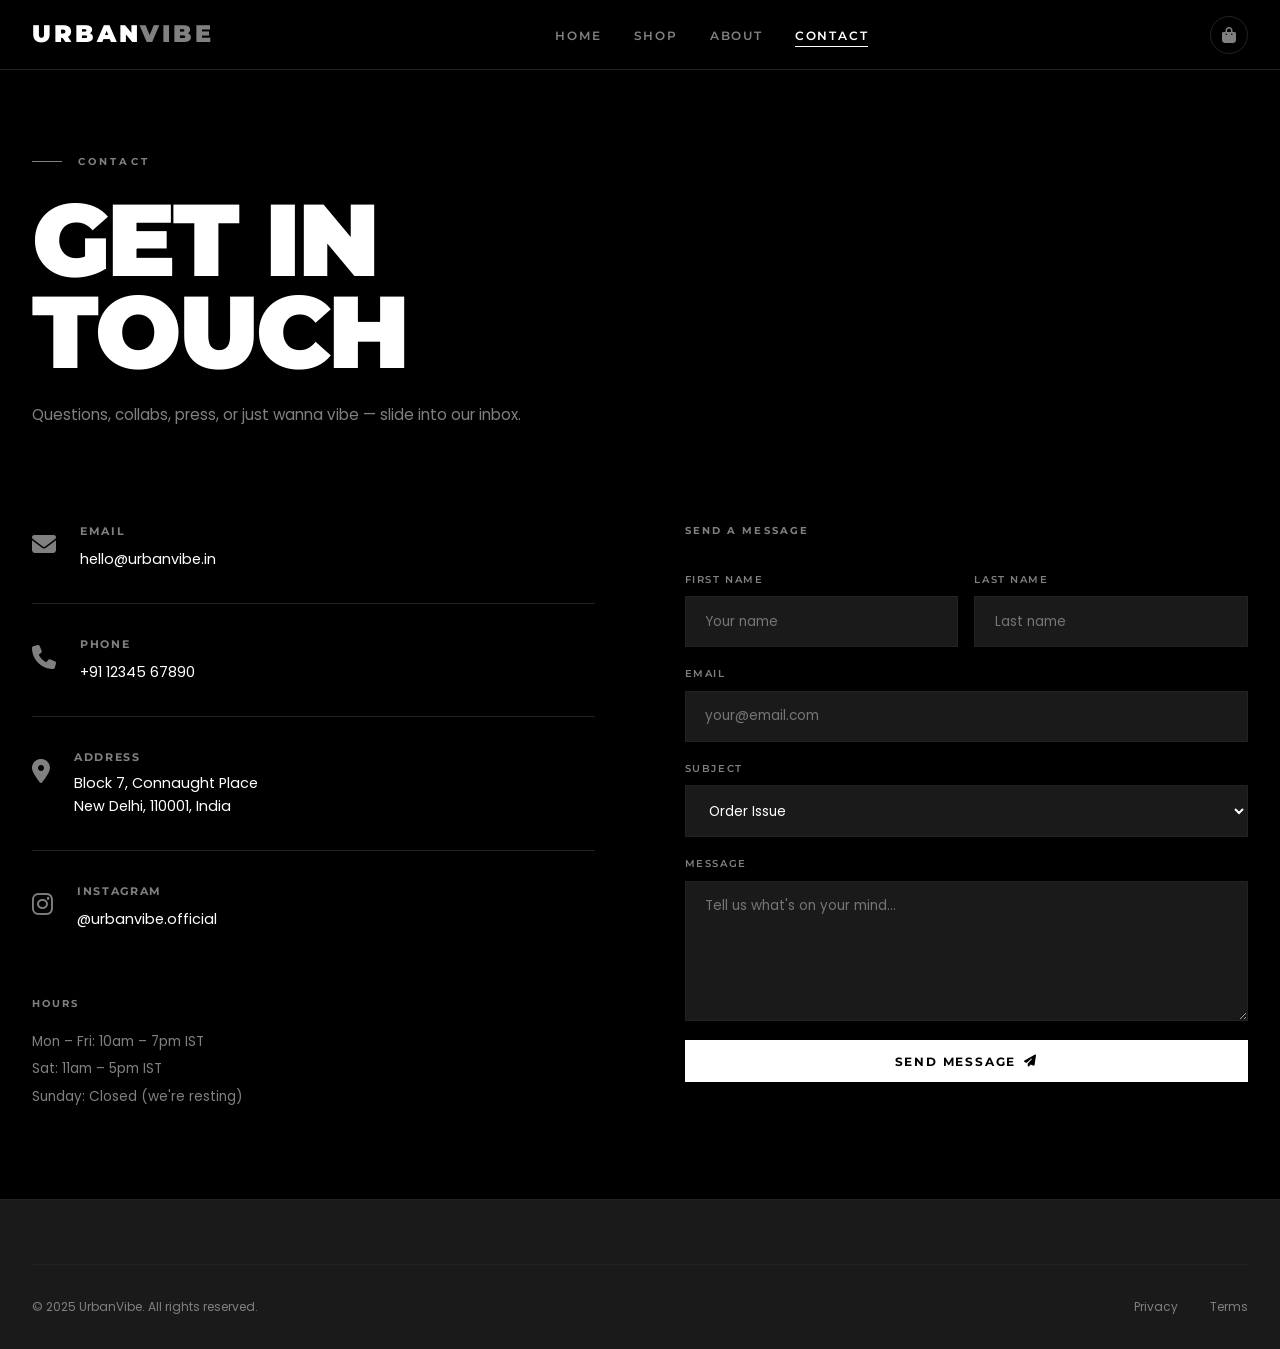
<file: urbanvibe/pages/contact.html>
<!DOCTYPE html>
<html lang="en">
<head>
  <meta charset="UTF-8" />
  <meta name="viewport" content="width=device-width, initial-scale=1.0" />
  <meta name="description" content="Contact UrbanVibe – Get in touch for orders, collabs, press, or general inquiries. We're here for you." />
  <meta name="keywords" content="contact UrbanVibe, streetwear brand contact, collab UrbanVibe, customer support" />
  <meta name="robots" content="index, follow" />
  <title>Contact – UrbanVibe | Get In Touch</title>
  <link rel="shortcut icon" href="../logo.png" type="image/png">
  <link rel="canonical" href="https://seo-1-racr.onrender.com/pages/contact.html" />
  <link rel="stylesheet" href="../css/style.css" />
  <link rel="stylesheet" href="https://cdnjs.cloudflare.com/ajax/libs/font-awesome/6.5.0/css/all.min.css" />
</head>
<body>

<nav class="navbar" role="navigation" aria-label="Main navigation">
  <a href="../index.html" class="nav-logo">Urban<span>Vibe</span></a>
  <ul class="nav-links">
    <li><a href="../index.html">Home</a></li>
    <li><a href="shop.html">Shop</a></li>
    <li><a href="about.html">About</a></li>
    <li><a href="contact.html">Contact</a></li>
  </ul>
  <div class="nav-actions">
    <a href="cart.html" class="nav-icon" aria-label="Cart">
      <i class="fa-solid fa-bag-shopping"></i>
      <span class="cart-count" style="display:none">0</span>
    </a>
    <button class="hamburger" aria-label="Toggle menu"><span></span><span></span><span></span></button>
  </div>
</nav>

<div class="mobile-menu">
  <a href="../index.html">Home</a>
  <a href="shop.html">Shop</a>
  <a href="about.html">About</a>
  <a href="contact.html">Contact</a>
  <a href="cart.html">Cart</a>
</div>

<main>
<section class="page-hero" aria-labelledby="contact-title">
  <div class="section-label">Contact</div>
  <h1 class="page-hero-title" id="contact-title">Get In<br>Touch</h1>
  <p class="page-hero-sub">Questions, collabs, press, or just wanna vibe — slide into our inbox.</p>
</section>

<div class="contact-layout">

  <!-- CONTACT INFO -->
  <aside aria-label="Contact information">
    <div class="contact-info-item reveal">
      <div class="contact-icon"><i class="fa-solid fa-envelope"></i></div>
      <div>
        <div class="contact-info-label">Email</div>
        <a href="mailto:hello@urbanvibe.in" class="contact-info-val">hello@urbanvibe.in</a>
      </div>
    </div>
    <div class="contact-info-item reveal">
      <div class="contact-icon"><i class="fa-solid fa-phone"></i></div>
      <div>
        <div class="contact-info-label">Phone</div>
        <a href="tel:+911234567890" class="contact-info-val">+91 12345 67890</a>
      </div>
    </div>
    <div class="contact-info-item reveal">
      <div class="contact-icon"><i class="fa-solid fa-location-dot"></i></div>
      <div>
        <div class="contact-info-label">Address</div>
        <div class="contact-info-val">Block 7, Connaught Place<br>New Delhi, 110001, India</div>
      </div>
    </div>
    <div class="contact-info-item reveal" style="border-bottom:none;">
      <div class="contact-icon"><i class="fa-brands fa-instagram"></i></div>
      <div>
        <div class="contact-info-label">Instagram</div>
        <a href="#" class="contact-info-val">@urbanvibe.official</a>
      </div>
    </div>

    <div class="reveal" style="margin-top:2rem;">
      <div style="font-family:'Montserrat',sans-serif;font-weight:700;font-size:0.65rem;letter-spacing:0.2em;text-transform:uppercase;color:var(--grey);margin-bottom:1rem;">Hours</div>
      <div style="font-size:0.85rem;color:var(--grey);line-height:2;">
        Mon – Fri: 10am – 7pm IST<br>
        Sat: 11am – 5pm IST<br>
        Sunday: Closed (we're resting)
      </div>
    </div>
  </aside>

  <!-- CONTACT FORM -->
  <section aria-labelledby="form-title">
    <h2 style="font-family:'Montserrat',sans-serif;font-weight:700;font-size:0.65rem;letter-spacing:0.2em;text-transform:uppercase;color:var(--grey);margin-bottom:2rem;" id="form-title">Send A Message</h2>
    <form class="contact-form" id="contactForm" novalidate aria-label="Contact form">
      <div style="display:grid;grid-template-columns:1fr 1fr;gap:1rem;">
        <div class="form-group">
          <label class="form-label" for="fname">First Name</label>
          <input class="form-input" type="text" id="fname" name="fname" placeholder="Your name" required />
        </div>
        <div class="form-group">
          <label class="form-label" for="lname">Last Name</label>
          <input class="form-input" type="text" id="lname" name="lname" placeholder="Last name" />
        </div>
      </div>
      <div class="form-group">
        <label class="form-label" for="email">Email</label>
        <input class="form-input" type="email" id="email" name="email" placeholder="your@email.com" required />
      </div>
      <div class="form-group">
        <label class="form-label" for="subject">Subject</label>
        <select class="form-input form-select" id="subject" name="subject">
          <option>Order Issue</option>
          <option>Collab / Press</option>
          <option>Returns & Refunds</option>
          <option>General Inquiry</option>
          <option>Other</option>
        </select>
      </div>
      <div class="form-group">
        <label class="form-label" for="message">Message</label>
        <textarea class="form-input form-textarea" id="message" name="message" placeholder="Tell us what's on your mind..." required></textarea>
      </div>
      <button type="submit" class="btn btn-primary" style="width:100%;justify-content:center;">Send Message <i class="fa-solid fa-paper-plane"></i></button>
    </form>
  </section>
</div>
</main>

<footer role="contentinfo">
  <div class="footer-inner">
    <div class="footer-bottom">
      <span class="footer-copy">© 2025 UrbanVibe. All rights reserved.</span>
      <nav class="footer-legal"><a href="#">Privacy</a><a href="#">Terms</a></nav>
    </div>
  </div>
</footer>

<script src="../js/main.js"></script>
<script>
  document.getElementById('contactForm').addEventListener('submit', function(e) {
    e.preventDefault();
    const name = document.getElementById('fname').value;
    const email = document.getElementById('email').value;
    const msg = document.getElementById('message').value;
    if (!name || !email || !msg) {
      showToast('Please fill in all required fields');
      return;
    }
    showToast('Message sent! We\'ll respond within 24hrs 🔥');
    this.reset();
  });
</script>
</body>
</html>
</file>
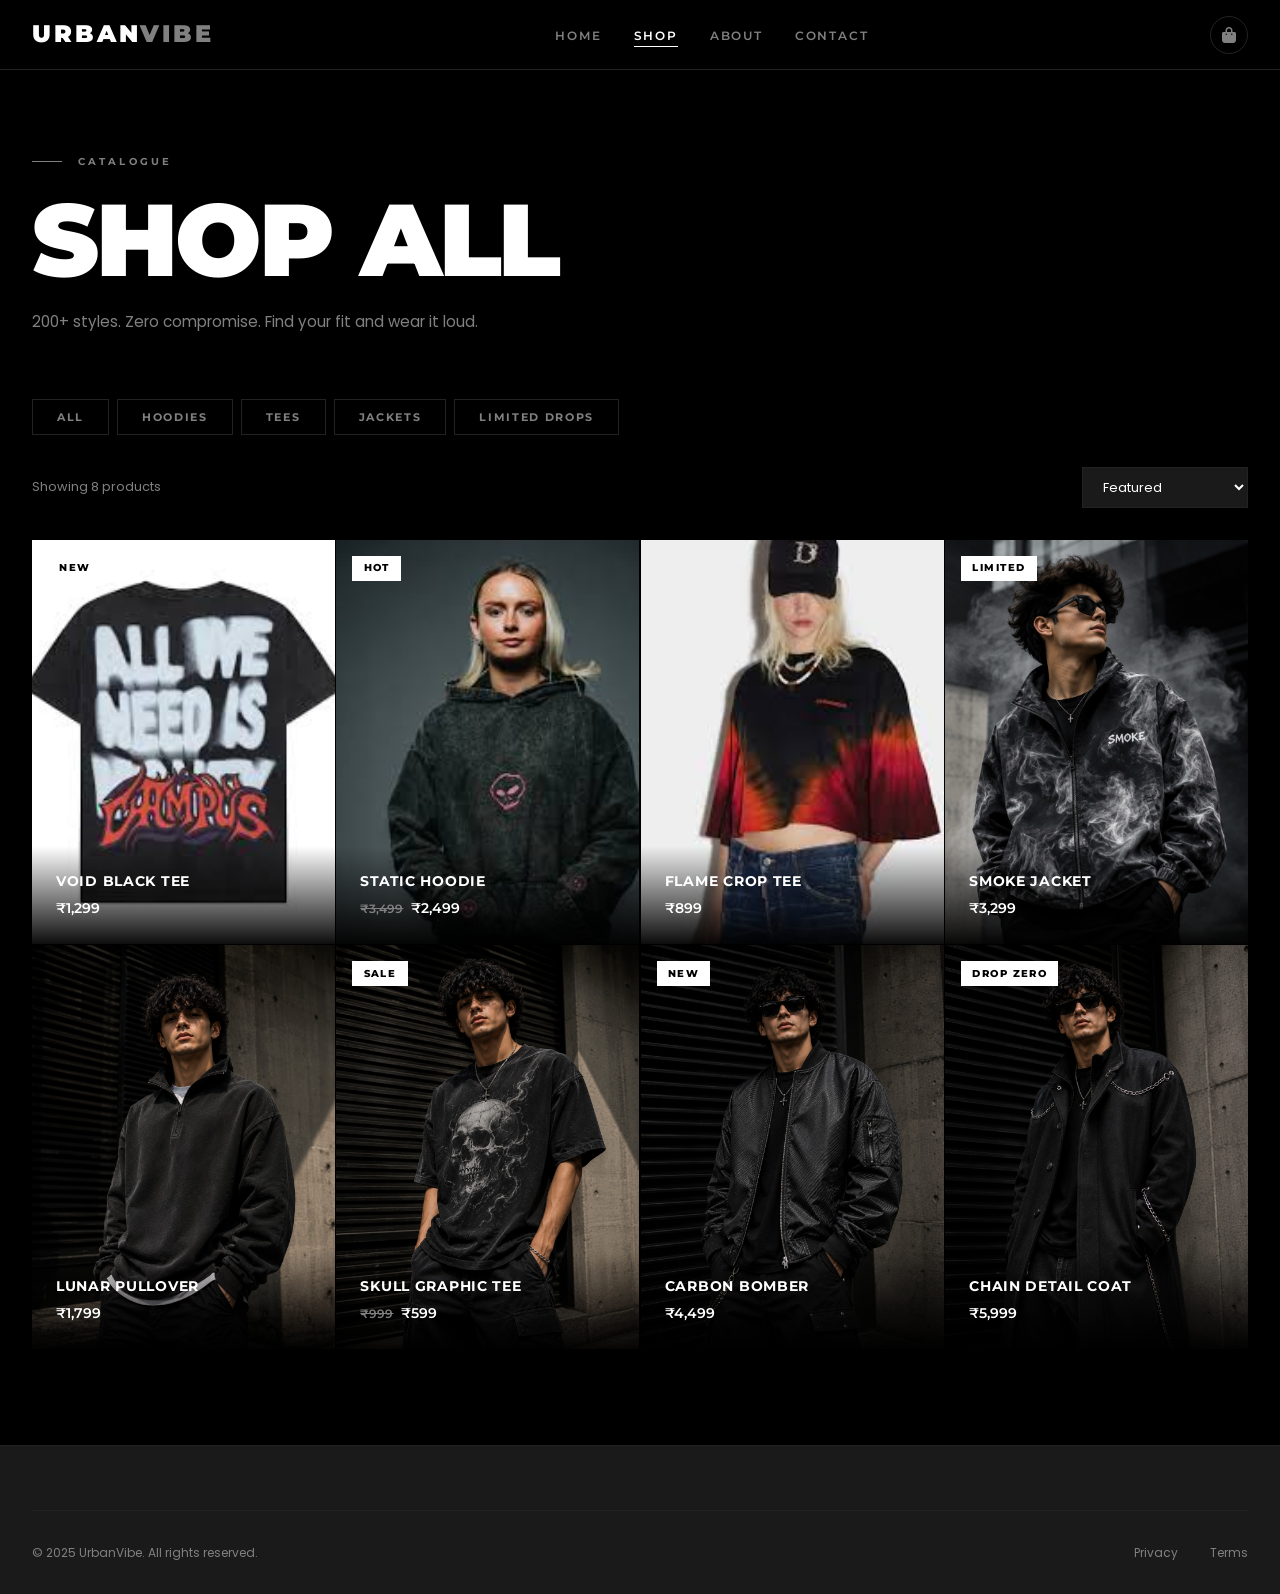
<file: urbanvibe/pages/shop.html>
<!DOCTYPE html>
<html lang="en">
<head>
  <meta charset="UTF-8" />
  <meta name="viewport" content="width=device-width, initial-scale=1.0" />
  <meta name="description" content="Shop UrbanVibe's full streetwear collection. Browse hoodies, tees, jackets, and limited drops. Bold streetwear for Gen Z." />
  <meta name="keywords" content="buy streetwear online, Gen Z fashion shop, hoodies, urban tees, oversized jackets India" />
  <meta name="robots" content="index, follow" />
  <meta property="og:title" content="Shop – UrbanVibe Streetwear" />
  <meta property="og:description" content="Browse the full UrbanVibe collection. Hoodies, tees, and limited drops." />
  <title>Shop – UrbanVibe | Streetwear Collection</title>
  <link rel="shortcut icon" href="../logo.png" type="image/png">
  <link rel="canonical" href="https://seo-1-racr.onrender.com/pages/shop.html" />
  <link rel="stylesheet" href="../css/style.css" />
  <link rel="stylesheet" href="https://cdnjs.cloudflare.com/ajax/libs/font-awesome/6.5.0/css/all.min.css" />
  <style>
    .product-card {
      position: relative;
      overflow: hidden;
      background: var(--light-grey);
      aspect-ratio: 3/4;
      cursor: pointer;
    }
    .product-card img {
      width: 100%;
      height: 100%;
      object-fit: cover;
      object-position: top center;
      display: block;
      transition: transform 0.6s ease;
    }
    .product-card:hover img {
      transform: scale(1.05);
    }
  </style>
</head>
<body>

<nav class="navbar" role="navigation" aria-label="Main navigation">
  <a href="../index.html" class="nav-logo">Urban<span>Vibe</span></a>
  <ul class="nav-links">
    <li><a href="../index.html">Home</a></li>
    <li><a href="shop.html">Shop</a></li>
    <li><a href="about.html">About</a></li>
    <li><a href="contact.html">Contact</a></li>
  </ul>
  <div class="nav-actions">
    <a href="cart.html" class="nav-icon" aria-label="Cart">
      <i class="fa-solid fa-bag-shopping"></i>
      <span class="cart-count" style="display:none">0</span>
    </a>
    <button class="hamburger" aria-label="Toggle menu"><span></span><span></span><span></span></button>
  </div>
</nav>

<div class="mobile-menu">
  <a href="../index.html">Home</a>
  <a href="shop.html">Shop</a>
  <a href="about.html">About</a>
  <a href="contact.html">Contact</a>
  <a href="cart.html">Cart</a>
</div>

<main>
<section class="page-hero" aria-labelledby="shop-page-title">
  <div class="section-label">Catalogue</div>
  <h1 class="page-hero-title" id="shop-page-title">Shop All</h1>
  <p class="page-hero-sub">200+ styles. Zero compromise. Find your fit and wear it loud.</p>
</section>

<!-- FILTER TABS -->
<div style="max-width:1400px;margin:0 auto;padding:0 2rem 2rem;">
  <div style="display:flex;gap:0.5rem;flex-wrap:wrap;" role="group" aria-label="Category filters">
    <button class="btn btn-ghost filter-tab active-tab" data-cat="all" onclick="filterProducts('all')">All</button>
    <button class="btn btn-ghost filter-tab" data-cat="hoodies" onclick="filterProducts('hoodies')">Hoodies</button>
    <button class="btn btn-ghost filter-tab" data-cat="tees" onclick="filterProducts('tees')">Tees</button>
    <button class="btn btn-ghost filter-tab" data-cat="jackets" onclick="filterProducts('jackets')">Jackets</button>
    <button class="btn btn-ghost filter-tab" data-cat="limited" onclick="filterProducts('limited')">Limited Drops</button>
  </div>
</div>

<div class="shop-layout" style="display:block;max-width:1400px;margin:0 auto;padding:0 2rem 6rem;">
  <div class="shop-top">
    <span style="color:var(--grey);font-size:0.8rem;" id="product-count">Showing 8 products</span>
    <select class="sort-select" aria-label="Sort products" onchange="sortProducts(this.value)">
      <option value="featured">Featured</option>
      <option value="price-asc">Price: Low to High</option>
      <option value="price-desc">Price: High to Low</option>
      <option value="newest">Newest</option>
    </select>
  </div>

  <div class="products-grid" id="shop-grid">

    <!-- 1. Void Black Tee -->
    <article class="product-card reveal" data-id="uv-001" data-price="1299" data-emoji="🖤" data-cat="tees" data-order="1">
      <img
        src="../void.jpg"
        alt="Void Black Tee – UrbanVibe oversized black t-shirt"
        loading="lazy"
      />
      <div class="product-badge">New</div>
      <div class="product-info">
        <div class="product-name">Void Black Tee</div>
        <div class="product-price"><span class="sale">₹1,299</span></div>
      </div>
      <div class="product-overlay"><button class="product-add-btn">Add to Cart</button></div>
    </article>

    <!-- 2. Static Hoodie -->
    <article class="product-card reveal" data-id="uv-002" data-price="2499" data-emoji="⚡" data-cat="hoodies" data-order="2">
      <img
        src="../Statichoodie.jpg"
        alt="Static Hoodie – UrbanVibe premium streetwear hoodie"
        loading="lazy"
      />
      <div class="product-badge">Hot</div>
      <div class="product-info">
        <div class="product-name">Static Hoodie</div>
        <div class="product-price"><span class="original">₹3,499</span><span class="sale">₹2,499</span></div>
      </div>
      <div class="product-overlay"><button class="product-add-btn">Add to Cart</button></div>
    </article>

    <!-- 3. Flame Crop Tee -->
    <article class="product-card reveal" data-id="uv-003" data-price="899" data-emoji="🔥" data-cat="tees" data-order="3">
      <img
        src="../flametees.jpg"
        alt="Flame Crop Tee – UrbanVibe Gen Z crop top streetwear"
        loading="lazy"
      />
      <div class="product-info">
        <div class="product-name">Flame Crop Tee</div>
        <div class="product-price"><span class="sale">₹899</span></div>
      </div>
      <div class="product-overlay"><button class="product-add-btn">Add to Cart</button></div>
    </article>

    <!-- 4. Smoke Jacket -->
    <article class="product-card reveal" data-id="uv-004" data-price="3299" data-emoji="🌫️" data-cat="limited" data-order="4">
      <img
        src="../smokejacket.jpg"
        alt="Smoke Jacket – UrbanVibe limited oversized jacket"
        loading="lazy"
      />
      <div class="product-badge">Limited</div>
      <div class="product-info">
        <div class="product-name">Smoke Jacket</div>
        <div class="product-price"><span class="sale">₹3,299</span></div>
      </div>
      <div class="product-overlay"><button class="product-add-btn">Add to Cart</button></div>
    </article>

    <!-- 5. Lunar Pullover -->
    <article class="product-card reveal" data-id="uv-005" data-price="1799" data-emoji="🌑" data-cat="hoodies" data-order="5">
      <img
        src="../lunarpullover.jpg"
        alt="Lunar Pullover – UrbanVibe dark pullover hoodie"
        loading="lazy"
      />
      <div class="product-info">
        <div class="product-name">Lunar Pullover</div>
        <div class="product-price"><span class="sale">₹1,799</span></div>
      </div>
      <div class="product-overlay"><button class="product-add-btn">Add to Cart</button></div>
    </article>

    <!-- 6. Skull Graphic Tee -->
    <article class="product-card reveal" data-id="uv-006" data-price="599" data-emoji="💀" data-cat="tees" data-order="6">
      <img
        src="../skullgraphic.jpg"
        alt="Skull Graphic Tee – UrbanVibe printed graphic streetwear tee"
        loading="lazy"
      />
      <div class="product-badge">Sale</div>
      <div class="product-info">
        <div class="product-name">Skull Graphic Tee</div>
        <div class="product-price"><span class="original">₹999</span><span class="sale">₹599</span></div>
      </div>
      <div class="product-overlay"><button class="product-add-btn">Add to Cart</button></div>
    </article>

    <!-- 7. Carbon Bomber -->
    <article class="product-card reveal" data-id="uv-007" data-price="4499" data-emoji="🧥" data-cat="jackets" data-order="7">
      <img
        src="../carbombomber.jpg"
        alt="Carbon Bomber – UrbanVibe streetwear bomber jacket"
        loading="lazy"
      />
      <div class="product-badge">New</div>
      <div class="product-info">
        <div class="product-name">Carbon Bomber</div>
        <div class="product-price"><span class="sale">₹4,499</span></div>
      </div>
      <div class="product-overlay"><button class="product-add-btn">Add to Cart</button></div>
    </article>

    <!-- 8. Chain Detail Coat -->
    <article class="product-card reveal" data-id="uv-008" data-price="5999" data-emoji="⛓️" data-cat="limited" data-order="8">
      <img
        src="../chaindetailcoat.jpg"
        alt="Chain Detail Coat – UrbanVibe Drop Zero limited edition coat"
        loading="lazy"
      />
      <div class="product-badge">Drop Zero</div>
      <div class="product-info">
        <div class="product-name">Chain Detail Coat</div>
        <div class="product-price"><span class="sale">₹5,999</span></div>
      </div>
      <div class="product-overlay"><button class="product-add-btn">Add to Cart</button></div>
    </article>

  </div>
</div>
</main>

<footer role="contentinfo">
  <div class="footer-inner">
    <div class="footer-bottom">
      <span class="footer-copy">© 2025 UrbanVibe. All rights reserved.</span>
      <nav class="footer-legal">
        <a href="#">Privacy</a><a href="#">Terms</a>
      </nav>
    </div>
  </div>
</footer>

<script src="../js/main.js"></script>
<script>
  function filterProducts(cat) {
    const cards = document.querySelectorAll('.product-card');
    let count = 0;
    cards.forEach(card => {
      const match = cat === 'all' || card.dataset.cat === cat;
      card.style.display = match ? '' : 'none';
      if (match) count++;
    });
    document.getElementById('product-count').textContent = `Showing ${count} products`;
    document.querySelectorAll('.filter-tab').forEach(btn => {
      btn.classList.toggle('active-tab', btn.dataset.cat === cat);
      btn.style.color = btn.dataset.cat === cat ? 'var(--black)' : '';
      btn.style.background = btn.dataset.cat === cat ? 'var(--white)' : '';
      btn.style.borderColor = btn.dataset.cat === cat ? 'var(--white)' : '';
    });
  }

  function sortProducts(val) {
    const grid = document.getElementById('shop-grid');
    const cards = [...grid.querySelectorAll('.product-card')];
    cards.sort((a, b) => {
      if (val === 'price-asc') return parseFloat(a.dataset.price) - parseFloat(b.dataset.price);
      if (val === 'price-desc') return parseFloat(b.dataset.price) - parseFloat(a.dataset.price);
      return parseInt(a.dataset.order) - parseInt(b.dataset.order);
    });
    cards.forEach(c => grid.appendChild(c));
  }
</script>
</body>
</html>
</file>
<file: urbanvibe/css/style.css>
/* ===== URBANVIBE - GLOBAL STYLES ===== */
@import url('https://fonts.googleapis.com/css2?family=Montserrat:wght@300;400;500;600;700;800;900&family=Poppins:wght@300;400;500;600;700&display=swap');

:root {
  --black: #000000;
  --white: #FFFFFF;
  --grey: #808080;
  --light-grey: #1a1a1a;
  --mid-grey: #2a2a2a;
  --border: #222222;
  --accent: #FFFFFF;
  --font-main: 'Montserrat', sans-serif;
  --font-body: 'Poppins', sans-serif;
  --transition: 0.3s cubic-bezier(0.25, 0.46, 0.45, 0.94);
  --transition-fast: 0.15s ease;

  /* Responsive spacing scale */
  --space-xs: clamp(0.5rem, 1vw, 0.75rem);
  --space-sm: clamp(0.75rem, 2vw, 1.25rem);
  --space-md: clamp(1rem, 3vw, 2rem);
  --space-lg: clamp(2rem, 5vw, 4rem);
  --space-xl: clamp(3rem, 7vw, 6rem);

  /* Responsive container padding */
  --container-pad: clamp(1rem, 4vw, 2rem);
}

*, *::before, *::after { box-sizing: border-box; margin: 0; padding: 0; }

html { scroll-behavior: smooth; font-size: 16px; }

body {
  background: var(--black);
  color: var(--white);
  font-family: var(--font-body);
  line-height: 1.6;
  overflow-x: hidden;
  -webkit-font-smoothing: antialiased;
}

a { text-decoration: none; color: inherit; }
img { max-width: 100%; display: block; }
ul { list-style: none; }
button { cursor: pointer; border: none; background: none; font-family: inherit; }

/* ===== SCROLLBAR ===== */
::-webkit-scrollbar { width: 4px; }
::-webkit-scrollbar-track { background: var(--black); }
::-webkit-scrollbar-thumb { background: var(--grey); border-radius: 2px; }

/* ===== SELECTION ===== */
::selection { background: var(--white); color: var(--black); }

/* ===== NAVBAR ===== */
.navbar {
  position: fixed;
  top: 0; left: 0; right: 0;
  z-index: 1000;
  padding: 0 var(--container-pad);
  height: 70px;
  display: flex;
  align-items: center;
  justify-content: space-between;
  background: rgba(0,0,0,0.92);
  backdrop-filter: blur(20px);
  border-bottom: 1px solid var(--border);
  transition: var(--transition);
}

.navbar.scrolled {
  background: rgba(0,0,0,0.98);
  box-shadow: 0 2px 30px rgba(0,0,0,0.8);
}

.nav-logo {
  font-family: var(--font-main);
  font-weight: 900;
  font-size: clamp(1.1rem, 3vw, 1.5rem);
  letter-spacing: 0.12em;
  text-transform: uppercase;
  color: var(--white);
}

.nav-logo span { color: var(--grey); }

.nav-links {
  display: flex;
  align-items: center;
  gap: clamp(1rem, 2.5vw, 2rem);
}

.nav-links a {
  font-family: var(--font-main);
  font-weight: 600;
  font-size: 0.75rem;
  letter-spacing: 0.15em;
  text-transform: uppercase;
  color: var(--grey);
  transition: color var(--transition-fast);
  position: relative;
  white-space: nowrap;
}

.nav-links a::after {
  content: '';
  position: absolute;
  bottom: -4px; left: 0;
  width: 0; height: 1px;
  background: var(--white);
  transition: width var(--transition);
}

.nav-links a:hover, .nav-links a.active { color: var(--white); }
.nav-links a:hover::after, .nav-links a.active::after { width: 100%; }

.nav-actions {
  display: flex;
  align-items: center;
  gap: clamp(0.6rem, 1.5vw, 1.2rem);
}

.nav-icon {
  display: flex;
  align-items: center;
  justify-content: center;
  width: 38px; height: 38px;
  border: 1px solid var(--border);
  border-radius: 50%;
  color: var(--grey);
  font-size: 1rem;
  transition: all var(--transition-fast);
  position: relative;
}

.nav-icon:hover { border-color: var(--white); color: var(--white); }

.cart-count {
  position: absolute;
  top: -4px; right: -4px;
  width: 16px; height: 16px;
  background: var(--white);
  color: var(--black);
  border-radius: 50%;
  font-size: 0.6rem;
  font-weight: 800;
  display: flex;
  align-items: center;
  justify-content: center;
  font-family: var(--font-main);
}

.hamburger {
  display: none;
  flex-direction: column;
  gap: 5px;
  padding: 8px;
  cursor: pointer;
}

.hamburger span {
  display: block;
  width: 22px; height: 1.5px;
  background: var(--white);
  transition: var(--transition);
}

/* ===== MOBILE MENU ===== */
.mobile-menu {
  position: fixed;
  top: 70px; left: 0; right: 0; bottom: 0;
  background: var(--black);
  z-index: 999;
  padding: 3rem var(--container-pad);
  display: flex;
  flex-direction: column;
  gap: 2rem;
  transform: translateX(-100%);
  transition: transform var(--transition);
  overflow-y: auto;
}

.mobile-menu.open { transform: translateX(0); }

.mobile-menu a {
  font-family: var(--font-main);
  font-weight: 700;
  font-size: clamp(1.4rem, 6vw, 2rem);
  text-transform: uppercase;
  letter-spacing: 0.05em;
  color: var(--white);
  border-bottom: 1px solid var(--border);
  padding-bottom: 1rem;
  display: block;
}

/* ===== BUTTONS ===== */
.btn {
  display: inline-flex;
  align-items: center;
  gap: 0.5rem;
  padding: clamp(0.65rem, 2vw, 0.85rem) clamp(1.2rem, 3vw, 2rem);
  font-family: var(--font-main);
  font-weight: 700;
  font-size: 0.75rem;
  letter-spacing: 0.15em;
  text-transform: uppercase;
  transition: all var(--transition);
  cursor: pointer;
  border: none;
}

.btn-primary {
  background: var(--white);
  color: var(--black);
}

.btn-primary:hover {
  background: var(--grey);
  color: var(--white);
  transform: translateY(-2px);
  box-shadow: 0 8px 25px rgba(255,255,255,0.15);
}

.btn-outline {
  background: transparent;
  color: var(--white);
  border: 1px solid var(--white);
}

.btn-outline:hover {
  background: var(--white);
  color: var(--black);
  transform: translateY(-2px);
}

.btn-ghost {
  background: transparent;
  color: var(--grey);
  border: 1px solid var(--border);
  padding: 0.65rem 1.5rem;
  font-size: 0.7rem;
}

.btn-ghost:hover { color: var(--white); border-color: var(--white); }

/* ===== SECTION LABELS ===== */
.section-label {
  font-family: var(--font-main);
  font-weight: 700;
  font-size: 0.65rem;
  letter-spacing: 0.3em;
  text-transform: uppercase;
  color: var(--grey);
  display: flex;
  align-items: center;
  gap: 1rem;
  margin-bottom: 1.5rem;
}

.section-label::before {
  content: '';
  width: 30px; height: 1px;
  background: var(--grey);
}

.section-title {
  font-family: var(--font-main);
  font-weight: 900;
  font-size: clamp(1.8rem, 5vw, 3.5rem);
  text-transform: uppercase;
  letter-spacing: -0.02em;
  line-height: 1;
  margin-bottom: 1rem;
}

/* ===== HERO SECTION ===== */
.hero {
  min-height: 100vh;
  min-height: 100svh; /* safe area on mobile */
  display: flex;
  align-items: center;
  position: relative;
  overflow: hidden;
  padding-top: 70px;
}

.hero-bg {
  position: absolute;
  inset: 0;
  background:
    radial-gradient(ellipse at 20% 50%, rgba(255,255,255,0.03) 0%, transparent 60%),
    radial-gradient(ellipse at 80% 20%, rgba(128,128,128,0.05) 0%, transparent 60%),
    var(--black);
}

.hero-grid-overlay {
  position: absolute;
  inset: 0;
  background-image:
    linear-gradient(rgba(255,255,255,0.015) 1px, transparent 1px),
    linear-gradient(90deg, rgba(255,255,255,0.015) 1px, transparent 1px);
  background-size: 60px 60px;
}

.hero-content {
  position: relative;
  z-index: 2;
  max-width: 1400px;
  margin: 0 auto;
  padding: 0 var(--container-pad);
  width: 100%;
  display: grid;
  grid-template-columns: 1fr 1fr;
  gap: clamp(2rem, 5vw, 4rem);
  align-items: center;
}

.hero-left { padding: clamp(1rem, 3vw, 2rem) 0; }

.hero-eyebrow {
  font-family: var(--font-main);
  font-weight: 700;
  font-size: 0.65rem;
  letter-spacing: 0.4em;
  text-transform: uppercase;
  color: var(--grey);
  margin-bottom: 1.5rem;
  opacity: 0;
  animation: fadeUp 0.8s forwards 0.2s;
}

.hero-title {
  font-family: var(--font-main);
  font-weight: 900;
  font-size: clamp(2.8rem, 7vw, 7rem);
  text-transform: uppercase;
  line-height: 0.9;
  letter-spacing: -0.03em;
  margin-bottom: clamp(1.2rem, 3vw, 2rem);
  opacity: 0;
  animation: fadeUp 0.8s forwards 0.4s;
}

.hero-title .line-grey { color: var(--grey); }
.hero-title .line-outline {
  -webkit-text-stroke: 1px var(--white);
  color: transparent;
}

.hero-desc {
  font-size: clamp(0.85rem, 2vw, 0.95rem);
  color: var(--grey);
  max-width: 400px;
  margin-bottom: clamp(1.5rem, 4vw, 2.5rem);
  opacity: 0;
  animation: fadeUp 0.8s forwards 0.6s;
}

.hero-actions {
  display: flex;
  gap: 1rem;
  flex-wrap: wrap;
  opacity: 0;
  animation: fadeUp 0.8s forwards 0.8s;
}

.hero-stats {
  display: flex;
  gap: clamp(1.5rem, 4vw, 3rem);
  margin-top: clamp(2rem, 5vw, 4rem);
  padding-top: 2rem;
  border-top: 1px solid var(--border);
  opacity: 0;
  animation: fadeUp 0.8s forwards 1s;
  flex-wrap: wrap;
}

.stat-num {
  font-family: var(--font-main);
  font-weight: 900;
  font-size: clamp(1.3rem, 3vw, 1.8rem);
  color: var(--white);
}

.stat-label {
  font-size: 0.7rem;
  color: var(--grey);
  text-transform: uppercase;
  letter-spacing: 0.1em;
}

.hero-right {
  position: relative;
  height: 75vh;
  opacity: 0;
  animation: fadeIn 1s forwards 0.5s;
}

.hero-img-main {
  width: 100%;
  height: 100%;
  object-fit: cover;
  filter: grayscale(20%);
}

.hero-img-placeholder {
  width: 100%;
  height: 100%;
  background: var(--light-grey);
  display: flex;
  align-items: center;
  justify-content: center;
  flex-direction: column;
  gap: 1rem;
  border: 1px solid var(--border);
}

.hero-tag {
  position: absolute;
  bottom: 2rem; left: -2rem;
  background: var(--white);
  color: var(--black);
  padding: 1rem 1.5rem;
  font-family: var(--font-main);
  font-weight: 700;
  font-size: 0.7rem;
  letter-spacing: 0.1em;
  text-transform: uppercase;
  animation: slideInLeft 0.8s forwards 1.2s;
  opacity: 0;
}

/* ===== TICKER ===== */
.ticker {
  background: var(--white);
  color: var(--black);
  padding: 0.8rem 0;
  overflow: hidden;
  white-space: nowrap;
}

.ticker-inner {
  display: inline-flex;
  animation: ticker 20s linear infinite;
}

.ticker-item {
  font-family: var(--font-main);
  font-weight: 800;
  font-size: 0.7rem;
  letter-spacing: 0.2em;
  text-transform: uppercase;
  padding: 0 clamp(1.5rem, 4vw, 3rem);
}

.ticker-dot {
  color: var(--grey);
  padding: 0 0.5rem;
}

/* ===== FEATURED PRODUCTS ===== */
.featured {
  padding: var(--space-xl) var(--container-pad);
  max-width: 1400px;
  margin: 0 auto;
}

.featured-header {
  display: flex;
  align-items: flex-end;
  justify-content: space-between;
  margin-bottom: clamp(1.5rem, 4vw, 3rem);
  flex-wrap: wrap;
  gap: 1rem;
}

.products-grid {
  display: grid;
  grid-template-columns: repeat(auto-fill, minmax(min(280px, 100%), 1fr));
  gap: 1.5px;
}

.product-card {
  position: relative;
  overflow: hidden;
  background: var(--light-grey);
  aspect-ratio: 3/4;
  cursor: pointer;
}

.product-img {
  width: 100%;
  height: 100%;
  object-fit: cover;
  transition: transform 0.6s ease;
}

.product-placeholder {
  width: 100%;
  height: 100%;
  background: var(--light-grey);
  display: flex;
  align-items: center;
  justify-content: center;
  flex-direction: column;
  gap: 0.5rem;
  color: var(--grey);
  font-size: 2rem;
  transition: transform 0.6s ease;
}

.product-card:hover .product-img,
.product-card:hover .product-placeholder { transform: scale(1.05); }

.product-overlay {
  position: absolute;
  inset: 0;
  background: linear-gradient(to top, rgba(0,0,0,0.9) 0%, transparent 60%);
  opacity: 0;
  transition: opacity var(--transition);
  display: flex;
  align-items: flex-end;
  padding: 1.5rem;
}

.product-card:hover .product-overlay { opacity: 1; }

.product-info {
  position: absolute;
  bottom: 0; left: 0; right: 0;
  padding: clamp(1rem, 3vw, 1.5rem);
  background: linear-gradient(to top, rgba(0,0,0,0.95), transparent);
}

.product-name {
  font-family: var(--font-main);
  font-weight: 700;
  font-size: clamp(0.75rem, 2vw, 0.9rem);
  letter-spacing: 0.05em;
  text-transform: uppercase;
  margin-bottom: 0.3rem;
}

.product-price {
  font-family: var(--font-main);
  font-weight: 600;
  font-size: 0.85rem;
  color: var(--grey);
}

.product-price .original {
  text-decoration: line-through;
  margin-right: 0.5rem;
  font-size: 0.75rem;
}

.product-price .sale { color: var(--white); }

.product-badge {
  position: absolute;
  top: 1rem; left: 1rem;
  background: var(--white);
  color: var(--black);
  font-family: var(--font-main);
  font-weight: 800;
  font-size: 0.6rem;
  letter-spacing: 0.15em;
  text-transform: uppercase;
  padding: 0.3rem 0.7rem;
}

.product-add-btn {
  width: 100%;
  padding: 0.8rem;
  background: var(--white);
  color: var(--black);
  font-family: var(--font-main);
  font-weight: 700;
  font-size: 0.7rem;
  letter-spacing: 0.15em;
  text-transform: uppercase;
  transition: all var(--transition-fast);
}

.product-add-btn:hover { background: var(--grey); color: var(--white); }

/* ===== COLLECTIONS ===== */
.collections {
  padding: var(--space-xl) var(--container-pad);
  background: var(--light-grey);
}

.collections-inner {
  max-width: 1400px;
  margin: 0 auto;
}

.collections-grid {
  display: grid;
  grid-template-columns: 2fr 1fr 1fr;
  grid-template-rows: 300px 300px;
  gap: 1.5px;
  margin-top: clamp(1.5rem, 4vw, 3rem);
}

.collection-item {
  position: relative;
  overflow: hidden;
  cursor: pointer;
}

.collection-item:first-child {
  grid-row: 1 / 3;
}

.collection-bg {
  width: 100%;
  height: 100%;
  background: var(--mid-grey);
  transition: transform 0.6s ease;
  display: flex;
  align-items: center;
  justify-content: center;
  font-size: 3rem;
  color: var(--border);
}

.collection-item:hover .collection-bg { transform: scale(1.05); }

.collection-info {
  position: absolute;
  bottom: 1.5rem; left: 1.5rem;
}

.collection-name {
  font-family: var(--font-main);
  font-weight: 900;
  font-size: clamp(1rem, 2.5vw, 1.2rem);
  text-transform: uppercase;
  letter-spacing: 0.05em;
}

.collection-count {
  font-size: 0.75rem;
  color: var(--grey);
}

/* ===== DROPS BANNER ===== */
.drops-banner {
  padding: var(--space-xl) var(--container-pad);
  max-width: 1400px;
  margin: 0 auto;
}

.drops-inner {
  background: var(--white);
  color: var(--black);
  padding: clamp(2rem, 5vw, 4rem);
  display: grid;
  grid-template-columns: 1fr auto;
  gap: clamp(1.5rem, 4vw, 3rem);
  align-items: center;
}

.drops-label {
  font-family: var(--font-main);
  font-weight: 700;
  font-size: 0.65rem;
  letter-spacing: 0.4em;
  text-transform: uppercase;
  color: var(--grey);
  margin-bottom: 1rem;
}

.drops-title {
  font-family: var(--font-main);
  font-weight: 900;
  font-size: clamp(1.6rem, 4vw, 3.5rem);
  text-transform: uppercase;
  line-height: 1;
  letter-spacing: -0.02em;
  margin-bottom: 1rem;
}

.drops-desc {
  font-size: clamp(0.8rem, 2vw, 0.9rem);
  color: var(--grey);
  max-width: 400px;
}

.countdown {
  display: flex;
  gap: clamp(0.8rem, 2vw, 1.5rem);
  margin-top: 2rem;
  flex-wrap: wrap;
}

.countdown-block {
  text-align: center;
}

.countdown-num {
  font-family: var(--font-main);
  font-weight: 900;
  font-size: clamp(1.6rem, 4vw, 2.5rem);
  line-height: 1;
  display: block;
}

.countdown-unit {
  font-size: 0.6rem;
  letter-spacing: 0.2em;
  text-transform: uppercase;
  color: var(--grey);
}

.drops-badge {
  background: var(--black);
  color: var(--white);
  padding: clamp(1rem, 3vw, 2rem);
  text-align: center;
  min-width: clamp(120px, 15vw, 180px);
}

.drops-percent {
  font-family: var(--font-main);
  font-weight: 900;
  font-size: clamp(2.5rem, 6vw, 4rem);
  line-height: 1;
  display: block;
}

.drops-off {
  font-family: var(--font-main);
  font-weight: 700;
  font-size: 0.8rem;
  letter-spacing: 0.3em;
  text-transform: uppercase;
}

/* ===== REVIEWS ===== */
.reviews {
  padding: var(--space-xl) var(--container-pad);
  background: var(--light-grey);
}

.reviews-inner {
  max-width: 1400px;
  margin: 0 auto;
}

.reviews-grid {
  display: grid;
  grid-template-columns: repeat(auto-fill, minmax(min(300px, 100%), 1fr));
  gap: 1.5px;
  margin-top: clamp(1.5rem, 4vw, 3rem);
}

.review-card {
  background: var(--black);
  padding: clamp(1.2rem, 3vw, 2rem);
  border: 1px solid var(--border);
  transition: border-color var(--transition);
}

.review-card:hover { border-color: var(--grey); }

.stars {
  display: flex;
  gap: 3px;
  margin-bottom: 1rem;
  color: var(--white);
  font-size: 0.85rem;
}

.review-text {
  font-size: clamp(0.8rem, 2vw, 0.9rem);
  color: var(--grey);
  line-height: 1.7;
  margin-bottom: 1.5rem;
  font-style: italic;
}

.reviewer {
  display: flex;
  align-items: center;
  gap: 1rem;
}

.reviewer-avatar {
  width: 40px; height: 40px;
  border-radius: 50%;
  background: var(--mid-grey);
  display: flex;
  align-items: center;
  justify-content: center;
  font-family: var(--font-main);
  font-weight: 700;
  font-size: 0.85rem;
  border: 1px solid var(--border);
  flex-shrink: 0;
}

.reviewer-name {
  font-family: var(--font-main);
  font-weight: 700;
  font-size: 0.8rem;
  text-transform: uppercase;
  letter-spacing: 0.05em;
}

.reviewer-handle { font-size: 0.75rem; color: var(--grey); }

/* ===== EMAIL SIGNUP ===== */
.email-signup {
  padding: var(--space-xl) var(--container-pad);
  max-width: 1400px;
  margin: 0 auto;
  text-align: center;
}

.signup-inner {
  max-width: 600px;
  margin: 0 auto;
}

.signup-offer {
  font-family: var(--font-main);
  font-weight: 900;
  font-size: clamp(2.5rem, 8vw, 6rem);
  text-transform: uppercase;
  line-height: 0.9;
  letter-spacing: -0.03em;
  margin-bottom: 1.5rem;
}

.signup-offer .off { color: var(--grey); -webkit-text-stroke: 1px var(--grey); color: transparent; }

.signup-desc {
  color: var(--grey);
  margin-bottom: clamp(1.5rem, 4vw, 2.5rem);
  font-size: clamp(0.8rem, 2vw, 0.9rem);
}

.signup-form {
  display: flex;
  gap: 0;
  max-width: 480px;
  margin: 0 auto;
}

.signup-input {
  flex: 1;
  padding: clamp(0.75rem, 2vw, 1rem) clamp(0.9rem, 2.5vw, 1.5rem);
  background: var(--light-grey);
  border: 1px solid var(--border);
  border-right: none;
  color: var(--white);
  font-family: var(--font-body);
  font-size: 0.85rem;
  outline: none;
  transition: border-color var(--transition-fast);
  min-width: 0; /* prevents flex overflow */
}

.signup-input::placeholder { color: var(--grey); }
.signup-input:focus { border-color: var(--grey); }

.signup-btn {
  padding: clamp(0.75rem, 2vw, 1rem) clamp(1rem, 3vw, 2rem);
  background: var(--white);
  color: var(--black);
  font-family: var(--font-main);
  font-weight: 700;
  font-size: 0.7rem;
  letter-spacing: 0.15em;
  text-transform: uppercase;
  transition: all var(--transition-fast);
  border: 1px solid var(--white);
  white-space: nowrap;
  flex-shrink: 0;
}

.signup-btn:hover { background: transparent; color: var(--white); }

/* ===== FOOTER ===== */
footer {
  background: var(--light-grey);
  border-top: 1px solid var(--border);
  padding: clamp(2rem, 5vw, 4rem) var(--container-pad) 2rem;
}

.footer-inner {
  max-width: 1400px;
  margin: 0 auto;
}

.footer-top {
  display: grid;
  grid-template-columns: 2fr 1fr 1fr 1fr;
  gap: clamp(1.5rem, 4vw, 3rem);
  margin-bottom: clamp(2rem, 5vw, 4rem);
}

.footer-brand-name {
  font-family: var(--font-main);
  font-weight: 900;
  font-size: clamp(1.3rem, 3vw, 1.8rem);
  text-transform: uppercase;
  letter-spacing: 0.1em;
  margin-bottom: 1rem;
}

.footer-tagline {
  color: var(--grey);
  font-size: 0.85rem;
  margin-bottom: 2rem;
  max-width: 260px;
}

.social-links {
  display: flex;
  gap: 0.8rem;
  flex-wrap: wrap;
}

.social-link {
  width: 38px; height: 38px;
  border: 1px solid var(--border);
  display: flex;
  align-items: center;
  justify-content: center;
  font-size: 0.9rem;
  color: var(--grey);
  transition: all var(--transition-fast);
  flex-shrink: 0;
}

.social-link:hover { border-color: var(--white); color: var(--white); }

.footer-heading {
  font-family: var(--font-main);
  font-weight: 700;
  font-size: 0.7rem;
  letter-spacing: 0.2em;
  text-transform: uppercase;
  color: var(--white);
  margin-bottom: 1.5rem;
}

.footer-links {
  display: flex;
  flex-direction: column;
  gap: 0.8rem;
}

.footer-links a {
  font-size: 0.85rem;
  color: var(--grey);
  transition: color var(--transition-fast);
}

.footer-links a:hover { color: var(--white); }

.footer-bottom {
  display: flex;
  align-items: center;
  justify-content: space-between;
  padding-top: 2rem;
  border-top: 1px solid var(--border);
  flex-wrap: wrap;
  gap: 1rem;
}

.footer-copy {
  font-size: 0.75rem;
  color: var(--grey);
}

.footer-legal {
  display: flex;
  gap: clamp(1rem, 3vw, 2rem);
  flex-wrap: wrap;
}

.footer-legal a {
  font-size: 0.75rem;
  color: var(--grey);
  transition: color var(--transition-fast);
}

.footer-legal a:hover { color: var(--white); }

/* ===== PAGE HERO ===== */
.page-hero {
  padding: clamp(6rem, 12vw, 10rem) var(--container-pad) clamp(2rem, 5vw, 4rem);
  max-width: 1400px;
  margin: 0 auto;
}

.page-hero-title {
  font-family: var(--font-main);
  font-weight: 900;
  font-size: clamp(2.5rem, 8vw, 7rem);
  text-transform: uppercase;
  letter-spacing: -0.03em;
  line-height: 0.9;
}

.page-hero-sub {
  color: var(--grey);
  margin-top: 1.5rem;
  font-size: clamp(0.85rem, 2vw, 0.95rem);
  max-width: 500px;
}

/* ===== SHOP PAGE ===== */
.shop-layout {
  max-width: 1400px;
  margin: 0 auto;
  padding: 2rem var(--container-pad);
  display: grid;
  grid-template-columns: 240px 1fr;
  gap: 3rem;
}

.filters h3 {
  font-family: var(--font-main);
  font-weight: 700;
  font-size: 0.7rem;
  letter-spacing: 0.2em;
  text-transform: uppercase;
  margin-bottom: 1rem;
  color: var(--grey);
}

.filter-group { margin-bottom: 2.5rem; }

.filter-options {
  display: flex;
  flex-direction: column;
  gap: 0.6rem;
}

.filter-option {
  display: flex;
  align-items: center;
  gap: 0.8rem;
  font-size: 0.85rem;
  color: var(--grey);
  cursor: pointer;
  transition: color var(--transition-fast);
}

.filter-option:hover { color: var(--white); }

.filter-option input[type="checkbox"] {
  width: 14px; height: 14px;
  accent-color: var(--white);
}

.shop-top {
  display: flex;
  align-items: center;
  justify-content: space-between;
  margin-bottom: 2rem;
  flex-wrap: wrap;
  gap: 1rem;
}

.sort-select {
  background: var(--light-grey);
  border: 1px solid var(--border);
  color: var(--white);
  padding: 0.6rem 1rem;
  font-family: var(--font-body);
  font-size: 0.8rem;
  outline: none;
  cursor: pointer;
}

/* Mobile filter toggle (hidden by default, shown on mobile) */
.filter-toggle {
  display: none;
  align-items: center;
  gap: 0.5rem;
  font-family: var(--font-main);
  font-weight: 700;
  font-size: 0.7rem;
  letter-spacing: 0.15em;
  text-transform: uppercase;
  color: var(--white);
  border: 1px solid var(--border);
  padding: 0.6rem 1.2rem;
  background: none;
  cursor: pointer;
  transition: border-color var(--transition-fast);
}

.filter-toggle:hover { border-color: var(--white); }

/* ===== ABOUT PAGE ===== */
.about-hero {
  padding: clamp(6rem, 12vw, 10rem) var(--container-pad) clamp(3rem, 7vw, 6rem);
  max-width: 1400px;
  margin: 0 auto;
  display: grid;
  grid-template-columns: 1fr 1fr;
  gap: clamp(3rem, 7vw, 6rem);
  align-items: center;
}

.about-stats-row {
  display: grid;
  grid-template-columns: repeat(3, 1fr);
  gap: 1px;
  background: var(--border);
  width: 100%;
  margin: clamp(2rem, 5vw, 4rem) 0;
}

/* Full-bleed sections must never be width-constrained */
.about-mission,
.collections,
.reviews,
.ticker {
  width: 100%;
  box-sizing: border-box;
}

.about-stat {
  background: var(--black);
  padding: clamp(1.5rem, 4vw, 3rem) clamp(1rem, 3vw, 2rem);
  text-align: center;
}

.about-stat-num {
  font-family: var(--font-main);
  font-weight: 900;
  font-size: clamp(2rem, 5vw, 3rem);
  display: block;
}

.about-stat-label {
  font-size: 0.75rem;
  color: var(--grey);
  text-transform: uppercase;
  letter-spacing: 0.1em;
}

.about-mission {
  padding: var(--space-xl) var(--container-pad);
  background: var(--white);
  color: var(--black);
}

.about-mission-inner {
  max-width: 1400px;
  margin: 0 auto;
}

.about-values {
  display: grid;
  grid-template-columns: repeat(auto-fill, minmax(min(250px, 100%), 1fr));
  gap: 2rem;
  margin-top: 3rem;
}

.value-card {
  padding: clamp(1.2rem, 3vw, 2rem);
  border: 1px solid rgba(0,0,0,0.1);
  background: #f5f5f5;
}

.value-icon {
  font-size: 2rem;
  margin-bottom: 1rem;
}

.value-title {
  font-family: var(--font-main);
  font-weight: 700;
  font-size: 0.85rem;
  text-transform: uppercase;
  letter-spacing: 0.1em;
  margin-bottom: 0.5rem;
  color: var(--black);
}

.value-desc { font-size: 0.85rem; color: #555; }

/* ===== CONTACT PAGE ===== */
.contact-layout {
  max-width: 1400px;
  margin: 0 auto;
  padding: 2rem var(--container-pad) clamp(3rem, 7vw, 6rem);
  display: grid;
  grid-template-columns: 1fr 1fr;
  gap: clamp(3rem, 7vw, 6rem);
}

.contact-info-item {
  display: flex;
  gap: 1.5rem;
  margin-bottom: 2rem;
  padding-bottom: 2rem;
  border-bottom: 1px solid var(--border);
}

.contact-icon {
  font-size: 1.5rem;
  color: var(--grey);
  margin-top: 0.2rem;
  flex-shrink: 0;
}

.contact-info-label {
  font-family: var(--font-main);
  font-weight: 700;
  font-size: 0.7rem;
  letter-spacing: 0.15em;
  text-transform: uppercase;
  color: var(--grey);
  margin-bottom: 0.3rem;
}

.contact-info-val { font-size: 0.9rem; color: var(--white); }

.contact-form {
  display: flex;
  flex-direction: column;
  gap: 1.2rem;
}

.form-group {
  display: flex;
  flex-direction: column;
  gap: 0.5rem;
}

.form-label {
  font-family: var(--font-main);
  font-weight: 600;
  font-size: 0.65rem;
  letter-spacing: 0.15em;
  text-transform: uppercase;
  color: var(--grey);
}

.form-input, .form-textarea, .form-select {
  padding: 0.9rem 1.2rem;
  background: var(--light-grey);
  border: 1px solid var(--border);
  color: var(--white);
  font-family: var(--font-body);
  font-size: 0.85rem;
  outline: none;
  transition: border-color var(--transition-fast);
  resize: vertical;
  width: 100%;
}

.form-input:focus,
.form-textarea:focus,
.form-select:focus { border-color: var(--grey); }

.form-textarea { min-height: 140px; }

/* ===== CART PAGE ===== */
.cart-layout {
  max-width: 1400px;
  margin: 0 auto;
  padding: 2rem var(--container-pad) clamp(3rem, 7vw, 6rem);
  display: grid;
  grid-template-columns: 1fr 380px;
  gap: 3rem;
}

.cart-item {
  display: grid;
  grid-template-columns: 100px 1fr auto;
  gap: clamp(0.8rem, 2vw, 1.5rem);
  padding: 1.5rem 0;
  border-bottom: 1px solid var(--border);
  align-items: start;
}

.cart-item-img {
  width: 100px; height: 120px;
  background: var(--light-grey);
  display: flex;
  align-items: center;
  justify-content: center;
  font-size: 2rem;
  color: var(--border);
  border: 1px solid var(--border);
}

.cart-item-name {
  font-family: var(--font-main);
  font-weight: 700;
  font-size: clamp(0.8rem, 2vw, 0.9rem);
  text-transform: uppercase;
  letter-spacing: 0.05em;
  margin-bottom: 0.3rem;
}

.cart-item-meta {
  font-size: 0.8rem;
  color: var(--grey);
  margin-bottom: 1rem;
}

.qty-control {
  display: flex;
  align-items: center;
  gap: 0;
  border: 1px solid var(--border);
  width: fit-content;
}

.qty-btn {
  width: 32px; height: 32px;
  display: flex;
  align-items: center;
  justify-content: center;
  font-size: 1rem;
  color: var(--grey);
  transition: all var(--transition-fast);
  background: none;
  border: none;
  cursor: pointer;
}

.qty-btn:hover { color: var(--white); background: var(--mid-grey); }

.qty-val {
  width: 40px;
  text-align: center;
  font-family: var(--font-main);
  font-weight: 700;
  font-size: 0.85rem;
  border-left: 1px solid var(--border);
  border-right: 1px solid var(--border);
  padding: 0 0.5rem;
  line-height: 32px;
}

.cart-item-price {
  font-family: var(--font-main);
  font-weight: 700;
  font-size: 1rem;
  white-space: nowrap;
}

.cart-remove {
  font-size: 0.75rem;
  color: var(--grey);
  text-transform: uppercase;
  letter-spacing: 0.1em;
  background: none;
  border: none;
  cursor: pointer;
  transition: color var(--transition-fast);
  font-family: var(--font-main);
  font-weight: 600;
  display: block;
  margin-top: 0.5rem;
}

.cart-remove:hover { color: var(--white); }

.order-summary {
  background: var(--light-grey);
  border: 1px solid var(--border);
  padding: clamp(1.2rem, 3vw, 2rem);
  position: sticky;
  top: 90px;
  align-self: start;
}

.summary-title {
  font-family: var(--font-main);
  font-weight: 700;
  font-size: 0.7rem;
  letter-spacing: 0.2em;
  text-transform: uppercase;
  margin-bottom: 2rem;
}

.summary-row {
  display: flex;
  justify-content: space-between;
  align-items: center;
  margin-bottom: 1rem;
  font-size: 0.85rem;
}

.summary-row.total {
  padding-top: 1rem;
  margin-top: 1rem;
  border-top: 1px solid var(--border);
  font-family: var(--font-main);
  font-weight: 700;
  font-size: 1rem;
}

.coupon-input {
  display: flex;
  gap: 0;
  margin: 1.5rem 0;
}

.coupon-field {
  flex: 1;
  padding: 0.75rem 1rem;
  background: var(--black);
  border: 1px solid var(--border);
  border-right: none;
  color: var(--white);
  font-family: var(--font-body);
  font-size: 0.8rem;
  outline: none;
  min-width: 0;
}

.coupon-apply {
  padding: 0.75rem 1rem;
  background: var(--white);
  color: var(--black);
  font-family: var(--font-main);
  font-weight: 700;
  font-size: 0.65rem;
  letter-spacing: 0.1em;
  text-transform: uppercase;
  border: 1px solid var(--white);
  cursor: pointer;
  transition: all var(--transition-fast);
  flex-shrink: 0;
}

.coupon-apply:hover { background: transparent; color: var(--white); }

/* ===== ANIMATIONS ===== */
@keyframes fadeUp {
  from { opacity: 0; transform: translateY(30px); }
  to { opacity: 1; transform: translateY(0); }
}

@keyframes fadeIn {
  from { opacity: 0; }
  to { opacity: 1; }
}

@keyframes slideInLeft {
  from { opacity: 0; transform: translateX(-20px); }
  to { opacity: 1; transform: translateX(0); }
}

@keyframes ticker {
  from { transform: translateX(0); }
  to { transform: translateX(-50%); }
}

/* ===== SCROLL REVEAL ===== */
.reveal {
  opacity: 0;
  transform: translateY(40px);
  transition: opacity 0.7s ease, transform 0.7s ease;
}

.reveal.visible {
  opacity: 1;
  transform: translateY(0);
}

.reveal-delay-1 { transition-delay: 0.1s; }
.reveal-delay-2 { transition-delay: 0.2s; }
.reveal-delay-3 { transition-delay: 0.3s; }

/* ===== TOAST ===== */
.toast {
  position: fixed;
  bottom: clamp(1rem, 3vw, 2rem);
  right: clamp(1rem, 3vw, 2rem);
  background: var(--white);
  color: var(--black);
  padding: 1rem 1.5rem;
  font-family: var(--font-main);
  font-weight: 700;
  font-size: 0.8rem;
  letter-spacing: 0.1em;
  text-transform: uppercase;
  z-index: 9999;
  transform: translateY(100px);
  opacity: 0;
  transition: all var(--transition);
  max-width: calc(100vw - 2rem);
}

.toast.show { transform: translateY(0); opacity: 1; }

/* ===== PAGE TRANSITIONS ===== */
.page-transition {
  position: fixed;
  inset: 0;
  background: var(--black);
  z-index: 9998;
  transform: scaleX(0);
  transform-origin: left;
}

/* ===== EMPTY CART ===== */
.empty-cart {
  text-align: center;
  padding: clamp(3rem, 8vw, 6rem) 2rem;
  grid-column: 1 / -1;
}

.empty-cart-icon { font-size: 4rem; margin-bottom: 1.5rem; opacity: 0.3; }

.empty-cart-title {
  font-family: var(--font-main);
  font-weight: 900;
  font-size: clamp(1.2rem, 3vw, 1.5rem);
  text-transform: uppercase;
  margin-bottom: 0.5rem;
}

.empty-cart-desc { color: var(--grey); margin-bottom: 2rem; }

/* ==============================================
   RESPONSIVE BREAKPOINTS
   ============================================== */

/* ===== LARGE DESKTOP (1280px+) ===== */
@media (min-width: 1280px) {
  .products-grid {
    grid-template-columns: repeat(4, 1fr);
  }
}

/* ===== TABLET LANDSCAPE / SMALL DESKTOP (1024px and below) ===== */
@media (max-width: 1024px) {
  .hero-content {
    grid-template-columns: 1fr;
    text-align: center;
  }

  .hero-left { padding: 2rem 0; }

  .hero-desc { margin-left: auto; margin-right: auto; }

  .hero-actions { justify-content: center; }

  .hero-stats { justify-content: center; }

  .hero-right {
    height: 50vh;
    order: -1; /* image above text on tablet */
  }

  .hero-tag { left: 0; }

  .collections-grid {
    grid-template-columns: 1fr 1fr;
    grid-template-rows: auto;
  }

  .collections-grid .collection-item:first-child {
    grid-row: auto;
    grid-column: 1 / -1;
    min-height: 280px;
  }

  .footer-top { grid-template-columns: 1fr 1fr; }

  .about-hero {
    grid-template-columns: 1fr;
    gap: 3rem;
    text-align: center;
  }

  .contact-layout {
    grid-template-columns: 1fr;
    gap: 3rem;
  }

  .cart-layout {
    grid-template-columns: 1fr;
  }

  .order-summary { position: static; }

  .shop-layout {
    grid-template-columns: 1fr;
  }

  .filters { display: none; }
  .filter-toggle { display: flex; }

  .drops-inner {
    grid-template-columns: 1fr;
    text-align: center;
  }

  .drops-desc { margin: 0 auto; }
  .countdown { justify-content: center; }
  .drops-badge { margin: 0 auto; }
}

/* ===== TABLET PORTRAIT (768px and below) ===== */
@media (max-width: 768px) {
  .nav-links { display: none; }
  .hamburger { display: flex; }

  /* Reduce navbar icon gap on mobile */
  .nav-actions { gap: 0.5rem; }

  .hero-content { grid-template-columns: 1fr; }

  .hero-right {
    height: 40vh;
    order: -1;
  }

  .hero-tag { left: 0; bottom: 1rem; }

  .hero-actions {
    flex-direction: column;
    align-items: center;
  }

  .hero-actions .btn { width: 100%; justify-content: center; max-width: 320px; }

  .products-grid { grid-template-columns: repeat(2, 1fr); }

  .collections-grid { grid-template-columns: 1fr; }

  .collections-grid .collection-item:first-child {
    grid-column: 1;
    min-height: 220px;
  }

  .collections-grid .collection-item {
    min-height: 200px;
  }

  .footer-top { grid-template-columns: 1fr; }

  .about-stats-row { grid-template-columns: 1fr 1fr; }

  .signup-form {
    flex-direction: column;
    gap: 0.5rem;
  }

  .signup-input {
    border-right: 1px solid var(--border);
    border-bottom: none;
  }

  .signup-btn { width: 100%; justify-content: center; }

  .cart-item {
    grid-template-columns: 80px 1fr;
  }

  .cart-item-price {
    grid-column: 2;
    font-size: 0.9rem;
  }

  .drops-inner { padding: 2rem 1.5rem; }

  /* Stack footer bottom */
  .footer-bottom {
    flex-direction: column;
    align-items: flex-start;
    gap: 0.75rem;
  }

  /* Reviews: single column on tablet */
  .reviews-grid { grid-template-columns: 1fr; }
}

/* ===== MOBILE (480px and below) ===== */
@media (max-width: 480px) {
  :root {
    --container-pad: 1rem;
  }

  .products-grid { grid-template-columns: 1fr; }

  .hero-actions { flex-direction: column; align-items: stretch; }

  .hero-right { height: 35vh; }

  .about-stats-row { grid-template-columns: 1fr; }

  /* Shrink nav icons on very small screens */
  .nav-icon { width: 34px; height: 34px; font-size: 0.9rem; }

  /* Cart item: simpler layout */
  .cart-item {
    grid-template-columns: 70px 1fr;
    gap: 0.75rem;
  }

  .cart-item-img {
    width: 70px;
    height: 90px;
    font-size: 1.5rem;
  }

  /* Collection items taller on mobile for visibility */
  .collections-grid .collection-item { min-height: 220px; }

  /* Drops banner: tighten */
  .drops-badge { min-width: 100%; }

  /* Footer legal stacks */
  .footer-legal { flex-direction: column; gap: 0.5rem; }

  /* Ticker slightly slower/bigger text on small screens */
  .ticker-item { font-size: 0.65rem; padding: 0 1.5rem; }

  /* Contact items: smaller gap */
  .contact-info-item { gap: 1rem; }
}

/* ===== VERY SMALL SCREENS (360px and below) ===== */
@media (max-width: 360px) {
  .nav-logo { font-size: 1rem; }

  .hero-title { font-size: 2.4rem; }

  .section-title { font-size: 1.8rem; }

  .btn { padding: 0.75rem 1.2rem; font-size: 0.7rem; }

  .qty-btn { width: 28px; height: 28px; }
  .qty-val { width: 34px; }
}

/* ===== REDUCED MOTION ===== */
@media (prefers-reduced-motion: reduce) {
  *, *::before, *::after {
    animation-duration: 0.01ms !important;
    animation-iteration-count: 1 !important;
    transition-duration: 0.01ms !important;
  }

  .ticker-inner { animation: none; }

  .hero-eyebrow,
  .hero-title,
  .hero-desc,
  .hero-actions,
  .hero-stats,
  .hero-right,
  .hero-tag {
    opacity: 1;
    transform: none;
  }
}

/* ===== PRINT ===== */
@media print {
  .navbar,
  .mobile-menu,
  .ticker,
  .hero-grid-overlay,
  .toast,
  .page-transition { display: none; }

  body { background: white; color: black; }

  .hero { min-height: auto; padding-top: 0; }
}

/* ===== CHECKOUT PAGE ===== */
.checkout-layout {
  max-width: 1400px;
  margin: 0 auto;
  padding: 2rem var(--container-pad) clamp(3rem, 7vw, 6rem);
  display: grid;
  grid-template-columns: 1fr 420px;
  gap: clamp(2rem, 5vw, 4rem);
  align-items: start;
}

/* Left: shipping form */
.checkout-form-col {}

.checkout-section-title {
  font-family: var(--font-main);
  font-weight: 900;
  font-size: 0.7rem;
  letter-spacing: 0.3em;
  text-transform: uppercase;
  color: var(--white);
  margin-bottom: 1.5rem;
  padding-bottom: 1rem;
  border-bottom: 1px solid var(--border);
}

.form-row {
  display: grid;
  grid-template-columns: 1fr 1fr;
  gap: 1rem;
}

/* Right: order summary panel */
.checkout-summary {
  background: var(--light-grey);
  border: 1px solid var(--border);
  padding: clamp(1.2rem, 3vw, 2rem);
  position: sticky;
  top: 90px;
  /* Prevent it ever overflowing the viewport */
  max-width: 100%;
  overflow: hidden;
}

.checkout-summary-title {
  font-family: var(--font-main);
  font-weight: 900;
  font-size: 0.7rem;
  letter-spacing: 0.3em;
  text-transform: uppercase;
  margin-bottom: 1.5rem;
  padding-bottom: 1rem;
  border-bottom: 1px solid var(--border);
}

.checkout-item {
  display: flex;
  align-items: center;
  justify-content: space-between;
  gap: 1rem;
  padding: 0.75rem 0;
  border-bottom: 1px solid var(--border);
  font-size: 0.85rem;
}

.checkout-item-name {
  flex: 1;
  min-width: 0;           /* allows text-overflow to work */
  white-space: nowrap;
  overflow: hidden;
  text-overflow: ellipsis;
  font-family: var(--font-main);
  font-weight: 600;
  font-size: 0.8rem;
  text-transform: uppercase;
  letter-spacing: 0.05em;
}

.checkout-item-price {
  flex-shrink: 0;
  font-family: var(--font-main);
  font-weight: 700;
  font-size: 0.85rem;
}

.checkout-coupon {
  display: flex;
  gap: 0;
  margin: 1.25rem 0;
}

.checkout-coupon-field {
  flex: 1;
  min-width: 0;
  padding: 0.75rem 1rem;
  background: var(--black);
  border: 1px solid var(--border);
  border-right: none;
  color: var(--white);
  font-family: var(--font-body);
  font-size: 0.8rem;
  outline: none;
}

.checkout-coupon-btn {
  padding: 0.75rem 1rem;
  background: var(--white);
  color: var(--black);
  font-family: var(--font-main);
  font-weight: 700;
  font-size: 0.65rem;
  letter-spacing: 0.1em;
  text-transform: uppercase;
  border: 1px solid var(--white);
  cursor: pointer;
  white-space: nowrap;
  flex-shrink: 0;
  transition: all var(--transition-fast);
}

.checkout-coupon-btn:hover { background: transparent; color: var(--white); }

.checkout-summary-row {
  display: flex;
  justify-content: space-between;
  align-items: center;
  font-size: 0.85rem;
  padding: 0.5rem 0;
  color: var(--grey);
}

.checkout-summary-row.total {
  padding-top: 1rem;
  margin-top: 0.5rem;
  border-top: 1px solid var(--border);
  font-family: var(--font-main);
  font-weight: 900;
  font-size: 1.1rem;
  color: var(--white);
}

/* ===== CHECKOUT RESPONSIVE ===== */

/* Stack at 900px — summary goes below form */
@media (max-width: 900px) {
  .checkout-layout {
    grid-template-columns: 1fr;
  }

  .checkout-summary {
    position: static;   /* un-stick so it doesn't overlap */
    order: -1;          /* summary appears above form on mobile */
  }
}

/* Collapse name row on small phones */
@media (max-width: 480px) {
  .form-row {
    grid-template-columns: 1fr;
  }

  .checkout-layout {
    padding-left: 1rem;
    padding-right: 1rem;
  }
}
</file>
